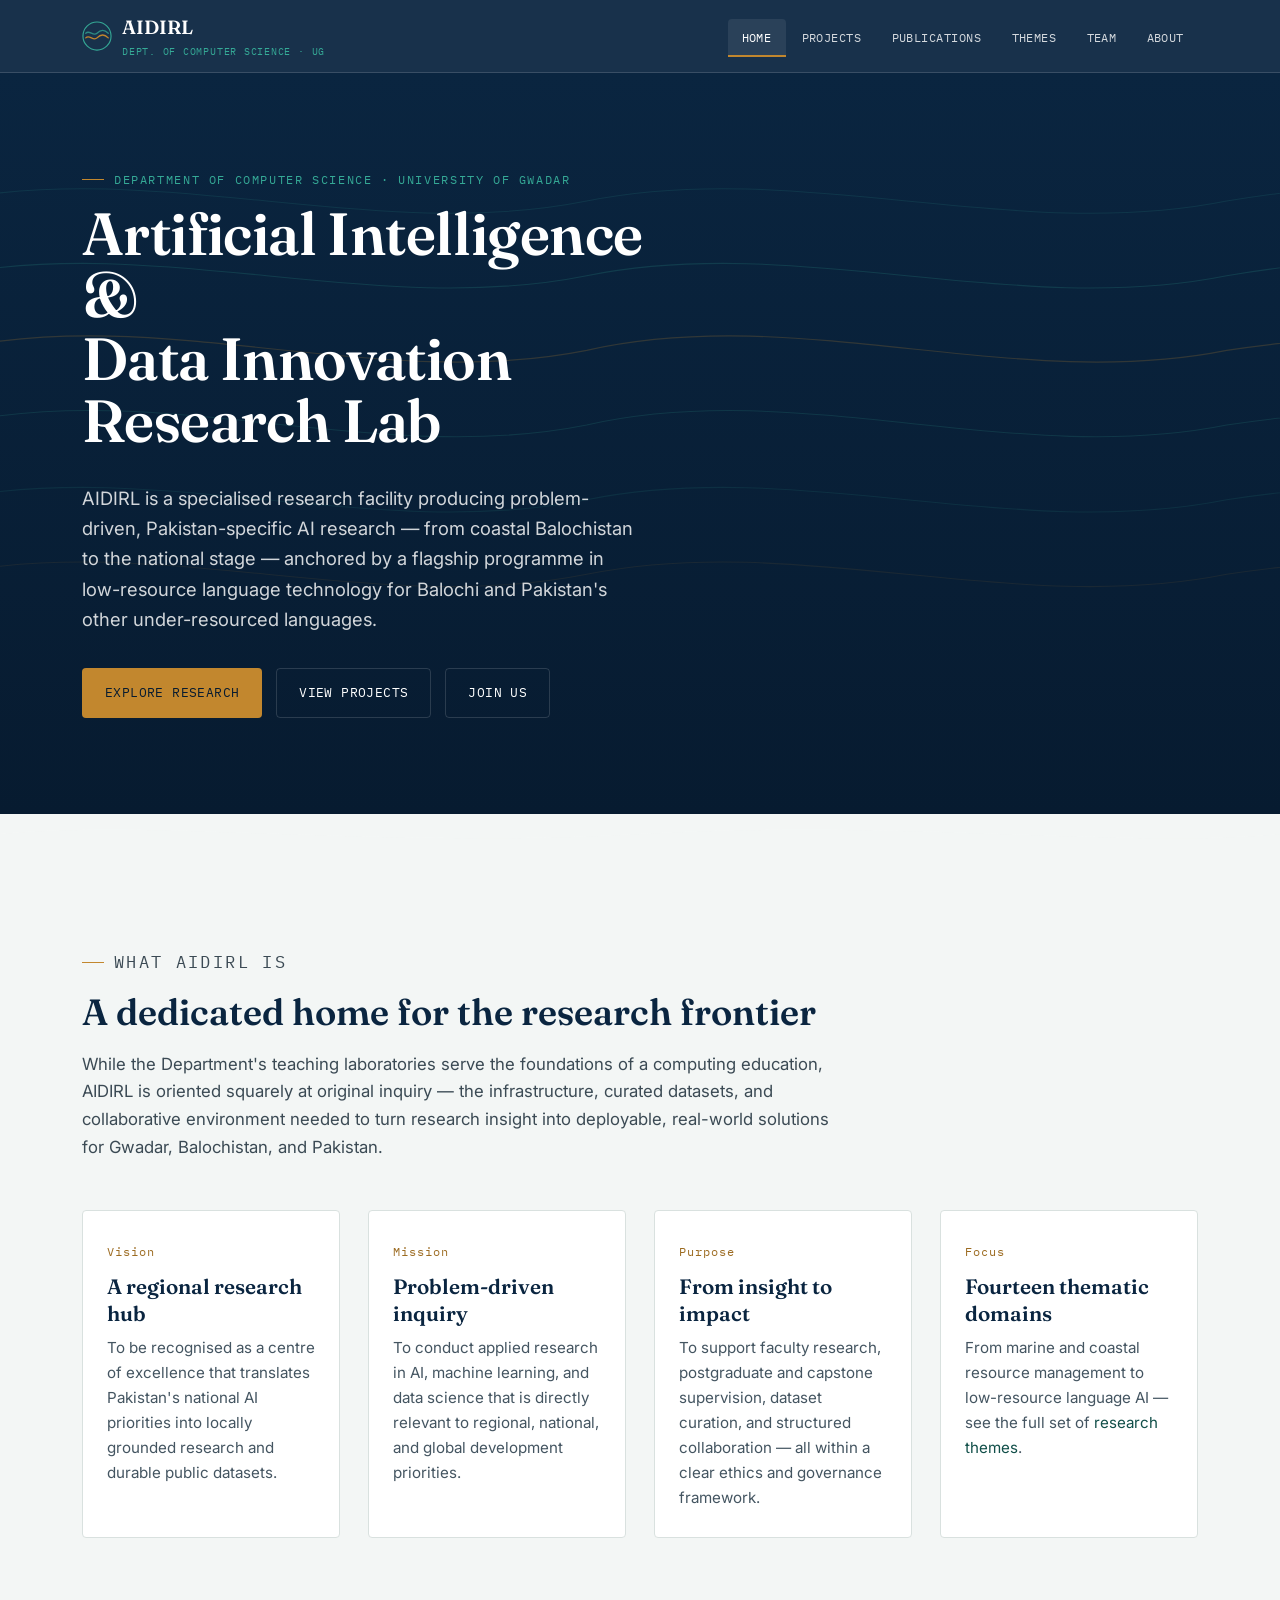
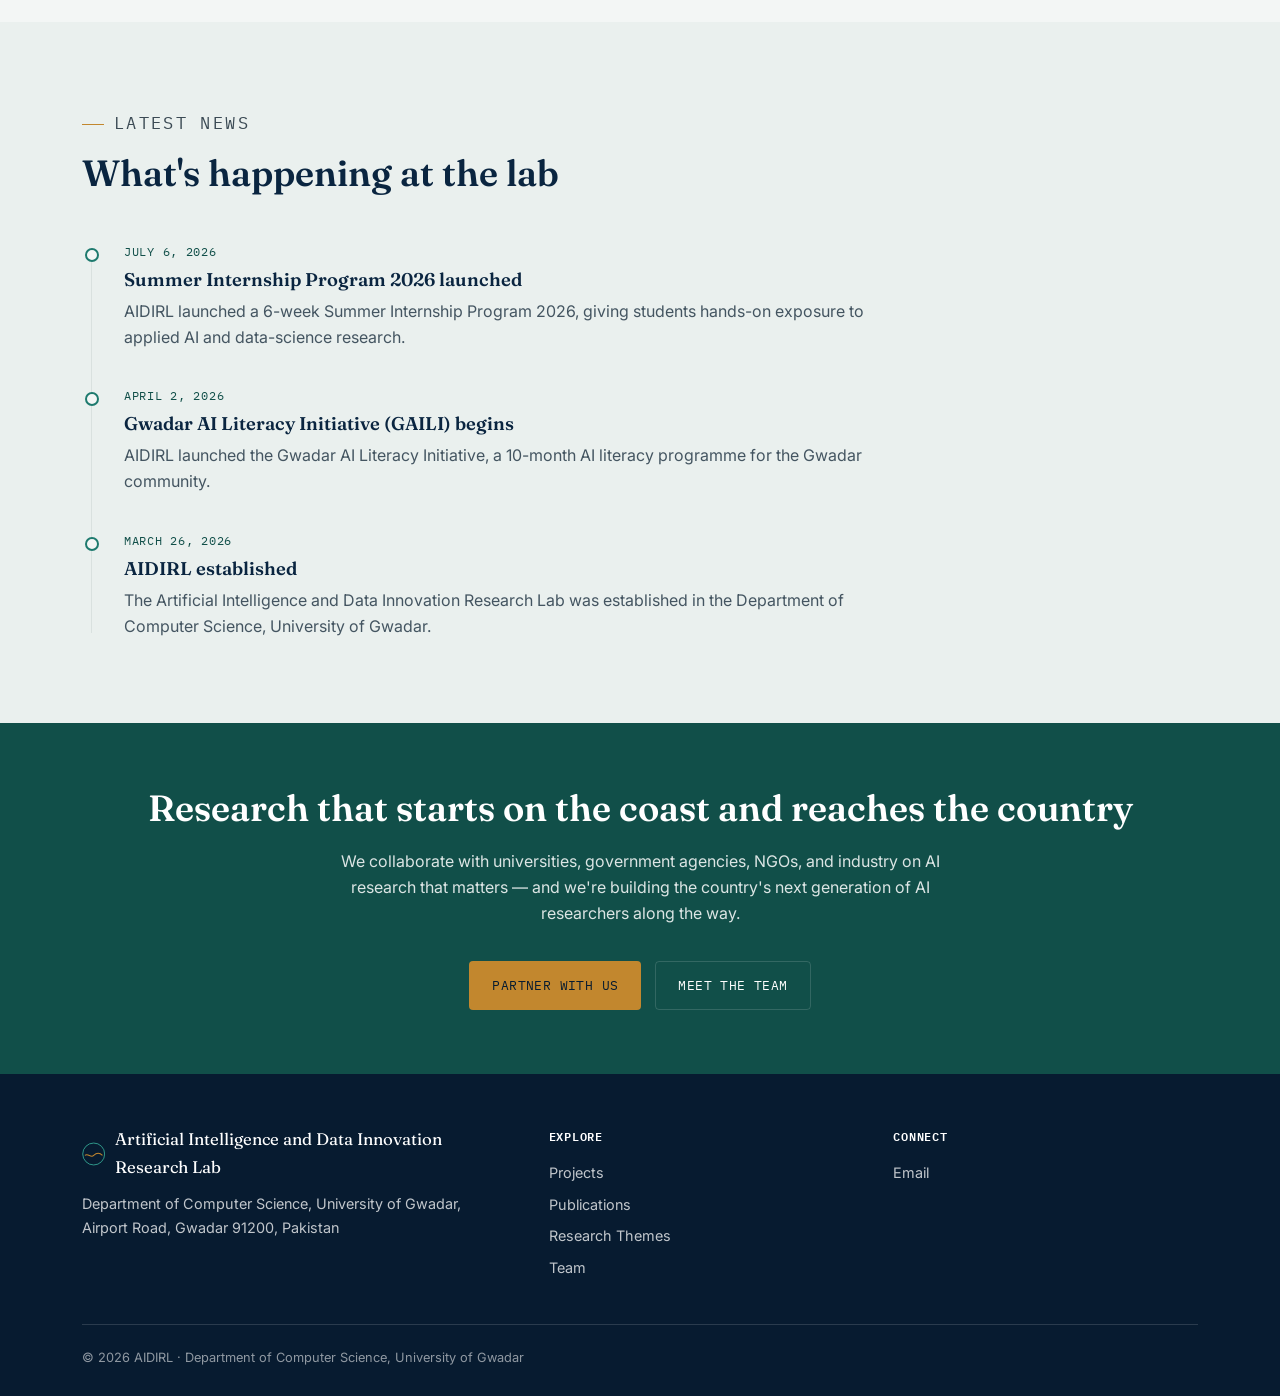
<file: index.html>
<!DOCTYPE html>
<html lang="en">
<head>
<meta charset="UTF-8">
<meta name="viewport" content="width=device-width, initial-scale=1.0">
<title>AIDIRL — Artificial Intelligence and Data Innovation Research Lab | University of Gwadar</title>
<meta name="description" content="AIDIRL is the research lab of the Department of Computer Science, University of Gwadar, advancing AI and data science for Pakistan — with a flagship programme in low-resource language technology.">
<link rel="icon" href="data:image/svg+xml,%3Csvg xmlns='http://www.w3.org/2000/svg' viewBox='0 0 32 32'%3E%3Ccircle cx='16' cy='16' r='15' fill='%230A2540'/%3E%3Cpath d='M4 19c4-4 8 4 12 0s8-4 12 0' stroke='%23C2872E' stroke-width='1.6' fill='none'/%3E%3Cpath d='M4 13c4-4 8 4 12 0s8-4 12 0' stroke='%2335A996' stroke-width='1.6' fill='none'/%3E%3C/svg%3E">
<link rel="preconnect" href="https://fonts.googleapis.com">
<link rel="preconnect" href="https://fonts.gstatic.com" crossorigin>
<link href="https://fonts.googleapis.com/css2?family=Fraunces:opsz,wght@9..144,500;9..144,600;9..144,700&family=Inter:wght@400;500;600&family=IBM+Plex+Mono:wght@400;500&display=swap" rel="stylesheet">
<link rel="stylesheet" href="css/style.css">
</head>
<body>

<header class="site-header">
  <div class="nav-wrap">
    <a class="brand" href="index.html">
      <svg class="mark" viewBox="0 0 32 32" fill="none" xmlns="http://www.w3.org/2000/svg" aria-hidden="true">
        <circle cx="16" cy="16" r="15" stroke="#35A996" stroke-width="1.2"/>
        <path d="M4 18c4-4 8 4 12 0s8-4 12 0" stroke="#C2872E" stroke-width="1.4" stroke-linecap="round" fill="none"/>
        <path d="M4 13c4-4 8 4 12 0s8-4 12 0" stroke="#35A996" stroke-width="1.4" stroke-linecap="round" fill="none" opacity="0.75"/>
      </svg>
      <span>AIDIRL<br><small>Dept. of Computer Science · UG</small></span>
    </a>
    <button class="nav-toggle" aria-label="Toggle navigation" aria-expanded="false">
      <svg viewBox="0 0 24 24" fill="none" stroke="currentColor" stroke-width="2"><path d="M3 6h18M3 12h18M3 18h18"/></svg>
    </button>
    <ul class="nav-links">
      <li><a href="index.html" aria-current="page">Home</a></li>
      <li><a href="projects.html">Projects</a></li>
      <li><a href="publications.html">Publications</a></li>
      <li><a href="themes.html">Themes</a></li>
      <li><a href="team.html">Team</a></li>
      <li><a href="about.html">About</a></li>
    </ul>
  </div>
</header>

<section class="hero">
  <svg class="hero-contours" viewBox="0 0 1200 560" preserveAspectRatio="none" xmlns="http://www.w3.org/2000/svg" aria-hidden="true">
    <path d="M-50,120 C150,80 350,160 550,120 C750,80 950,160 1150,120 C1300,95 1350,110 1400,120" stroke="#35A996" stroke-width="1" fill="none" opacity="0.25"/>
    <path d="M-50,190 C150,150 350,230 550,190 C750,150 950,230 1150,190 C1300,165 1350,180 1400,190" stroke="#35A996" stroke-width="1" fill="none" opacity="0.35"/>
    <path d="M-50,260 C150,215 350,300 550,260 C750,215 950,300 1150,260 C1300,238 1350,250 1400,260" stroke="#C2872E" stroke-width="1.1" fill="none" opacity="0.4"/>
    <path d="M-50,330 C150,285 350,370 550,330 C750,285 950,370 1150,330 C1300,308 1350,320 1400,330" stroke="#35A996" stroke-width="1" fill="none" opacity="0.3"/>
    <path d="M-50,400 C150,360 350,440 550,400 C750,360 950,440 1150,400 C1300,378 1350,390 1400,400" stroke="#35A996" stroke-width="1" fill="none" opacity="0.22"/>
    <path d="M-50,470 C150,430 350,510 550,470 C750,430 950,510 1150,470 C1300,448 1350,460 1400,470" stroke="#C2872E" stroke-width="1" fill="none" opacity="0.18"/>
  </svg>
  <div class="container">
    <div class="hero-grid">
      <div class="hero-copy">
        <p class="eyebrow on-dark">Department of Computer Science · University of Gwadar</p>
        <h1>Artificial Intelligence &amp;<br>Data Innovation Research Lab</h1>
        <p class="lede">AIDIRL is a specialised research facility producing problem-driven, Pakistan-specific AI research — from coastal Balochistan to the national stage — anchored by a flagship programme in low-resource language technology for Balochi and Pakistan's other under-resourced languages.</p>
        <div class="btn-row">
          <a class="btn btn-primary" href="themes.html">Explore Research</a>
          <a class="btn btn-outline" href="projects.html">View Projects</a>
          <a class="btn btn-outline" href="about.html#collaborate">Join Us</a>
        </div>
      </div>
    </div>
  </div>
</section>

<svg class="section-divider" viewBox="0 0 1200 46" preserveAspectRatio="none" xmlns="http://www.w3.org/2000/svg" aria-hidden="true">
  <path d="M0,20 C150,5 350,35 600,20 C850,5 1050,35 1200,20 L1200,46 L0,46 Z" fill="#F3F6F5"/>
</svg>

<section>
  <div class="container">
    <div class="section-head reveal">
      <p class="eyebrow">What AIDIRL Is</p>
      <h2>A dedicated home for the research frontier</h2>
      <p>While the Department's teaching laboratories serve the foundations of a computing education, AIDIRL is oriented squarely at original inquiry — the infrastructure, curated datasets, and collaborative environment needed to turn research insight into deployable, real-world solutions for Gwadar, Balochistan, and Pakistan.</p>
    </div>
    <div class="intro-grid">
      <div class="intro-card reveal">
        <span class="num">Vision</span>
        <h3>A regional research hub</h3>
        <p>To be recognised as a centre of excellence that translates Pakistan's national AI priorities into locally grounded research and durable public datasets.</p>
      </div>
      <div class="intro-card reveal">
        <span class="num">Mission</span>
        <h3>Problem-driven inquiry</h3>
        <p>To conduct applied research in AI, machine learning, and data science that is directly relevant to regional, national, and global development priorities.</p>
      </div>
      <div class="intro-card reveal">
        <span class="num">Purpose</span>
        <h3>From insight to impact</h3>
        <p>To support faculty research, postgraduate and capstone supervision, dataset curation, and structured collaboration — all within a clear ethics and governance framework.</p>
      </div>
      <div class="intro-card reveal">
        <span class="num">Focus</span>
        <h3>Fourteen thematic domains</h3>
        <p>From marine and coastal resource management to low-resource language AI — see the full set of <a href="themes.html">research themes</a>.</p>
      </div>
    </div>
  </div>
</section>

<section class="alt">
  <div class="container">
    <div class="section-head reveal">
      <p class="eyebrow">Latest News</p>
      <h2>What's happening at the lab</h2>
    </div>
    <div class="timeline">
      <div class="timeline-item reveal">
        <span class="date">July 6, 2026</span>
        <h3>Summer Internship Program 2026 launched</h3>
        <p>AIDIRL launched a 6-week Summer Internship Program 2026, giving students hands-on exposure to applied AI and data-science research.</p>
      </div>
      <div class="timeline-item reveal">
        <span class="date">April 2, 2026</span>
        <h3>Gwadar AI Literacy Initiative (GAILI) begins</h3>
        <p>AIDIRL launched the Gwadar AI Literacy Initiative, a 10-month AI literacy programme for the Gwadar community.</p>
      </div>
      <div class="timeline-item reveal">
        <span class="date">March 26, 2026</span>
        <h3>AIDIRL established</h3>
        <p>The Artificial Intelligence and Data Innovation Research Lab was established in the Department of Computer Science, University of Gwadar.</p>
      </div>
    </div>
  </div>
</section>

<section class="cta-band">
  <div class="container reveal">
    <h2>Research that starts on the coast and reaches the country</h2>
    <p>We collaborate with universities, government agencies, NGOs, and industry on AI research that matters — and we're building the country's next generation of AI researchers along the way.</p>
    <div class="btn-row">
      <a class="btn btn-primary" href="about.html#collaborate">Partner with us</a>
      <a class="btn btn-outline" href="team.html">Meet the team</a>
    </div>
  </div>
</section>

<footer class="site-footer">
  <div class="container">
    <div class="footer-grid">
      <div class="footer-brand">
        <div class="footer-brand-row">
          <svg class="mark" viewBox="0 0 32 32" fill="none" xmlns="http://www.w3.org/2000/svg" aria-hidden="true">
            <circle cx="16" cy="16" r="15" stroke="#35A996" stroke-width="1.2"/>
            <path d="M4 18c4-4 8 4 12 0s8-4 12 0" stroke="#C2872E" stroke-width="1.4" fill="none"/>
          </svg>
          Artificial Intelligence and Data Innovation Research Lab
        </div>
        <p>Department of Computer Science, University of Gwadar, Airport Road, Gwadar 91200, Pakistan</p>
      </div>
      <div>
        <h4>Explore</h4>
        <ul>
          <li><a href="projects.html">Projects</a></li>
          <li><a href="publications.html">Publications</a></li>
          <li><a href="themes.html">Research Themes</a></li>
          <li><a href="team.html">Team</a></li>
        </ul>
      </div>
      <div>
        <h4>Connect</h4>
        <ul>
          <li><a href="mailto:aidirl@ug.edu.pk">Email</a></li>
        </ul>
      </div>
    </div>
    <div class="footer-bottom">
      <span>© 2026 AIDIRL · Department of Computer Science, University of Gwadar</span>
    </div>
  </div>
</footer>

<button class="back-to-top" aria-label="Back to top">
  <svg viewBox="0 0 24 24" fill="none" stroke="currentColor" stroke-width="2"><path d="M12 19V5M5 12l7-7 7 7"/></svg>
</button>

<script src="js/main.js"></script>
</body>
</html>
</file>
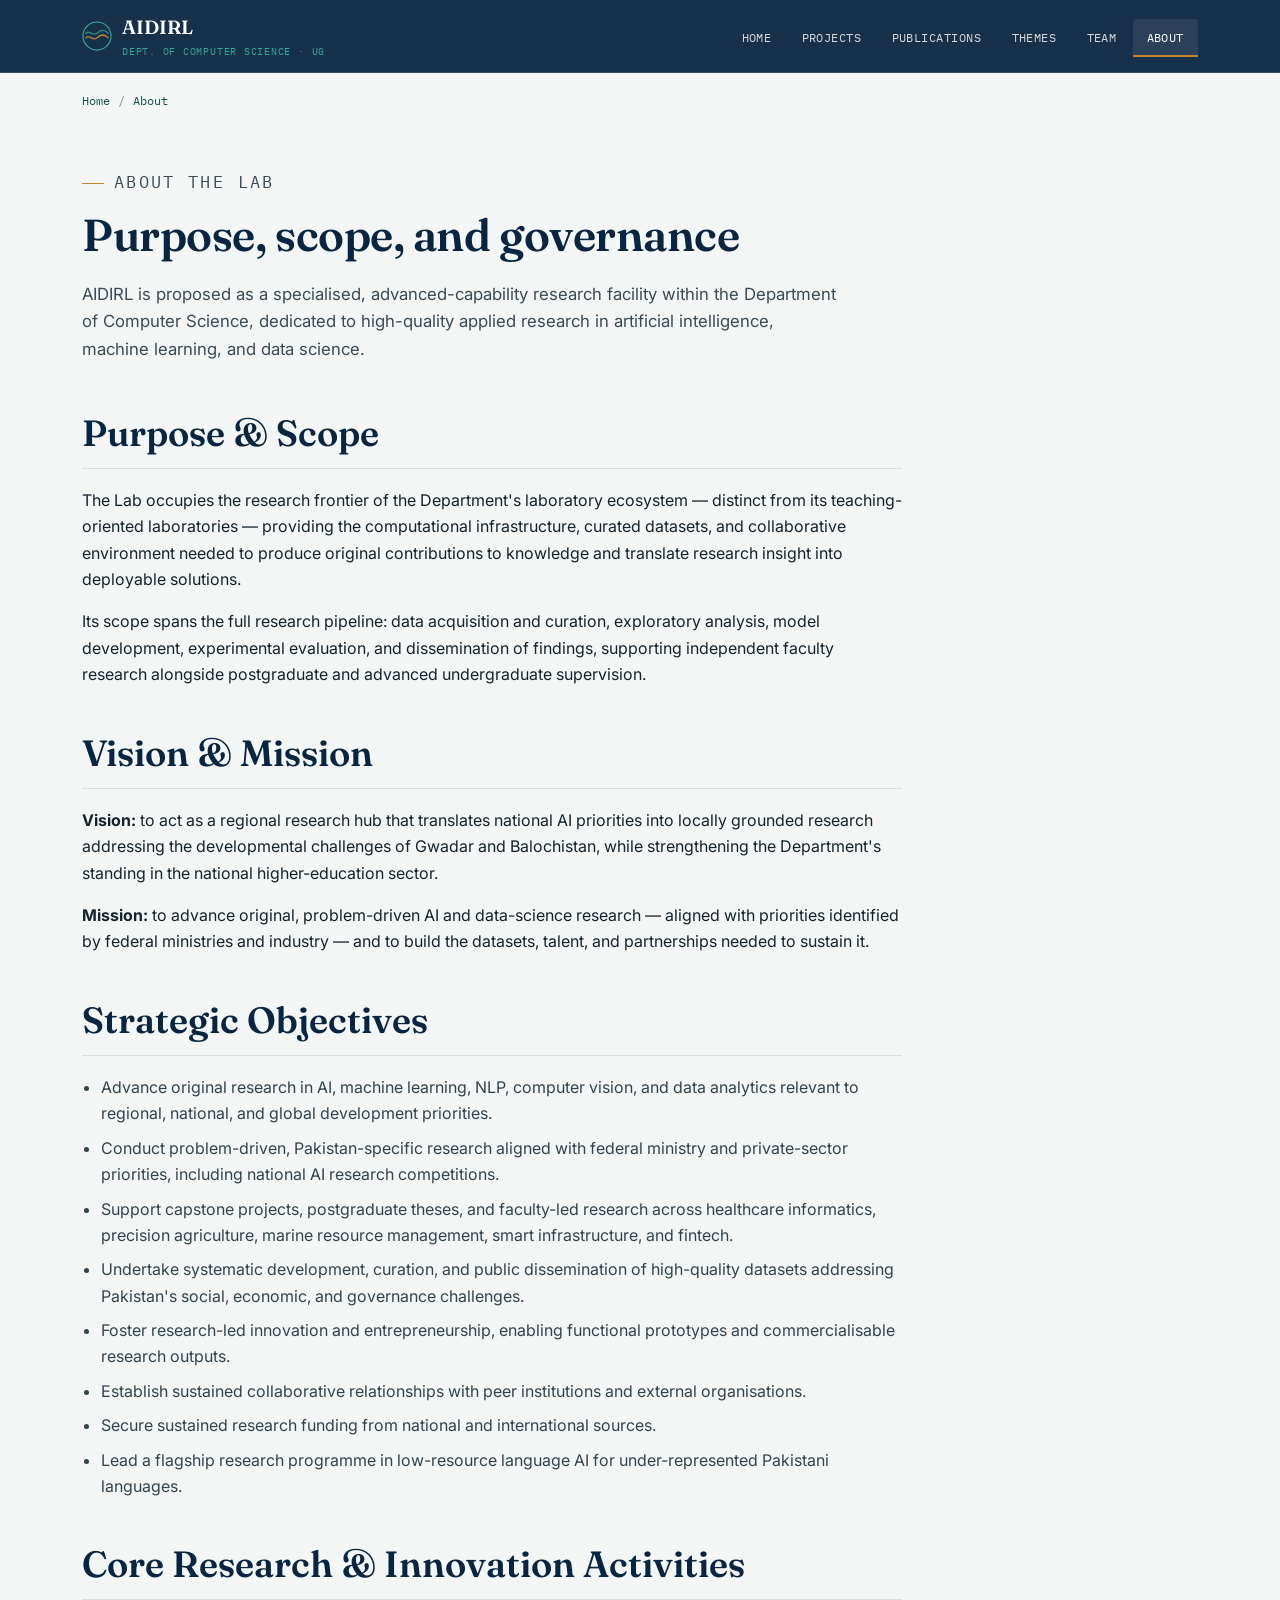
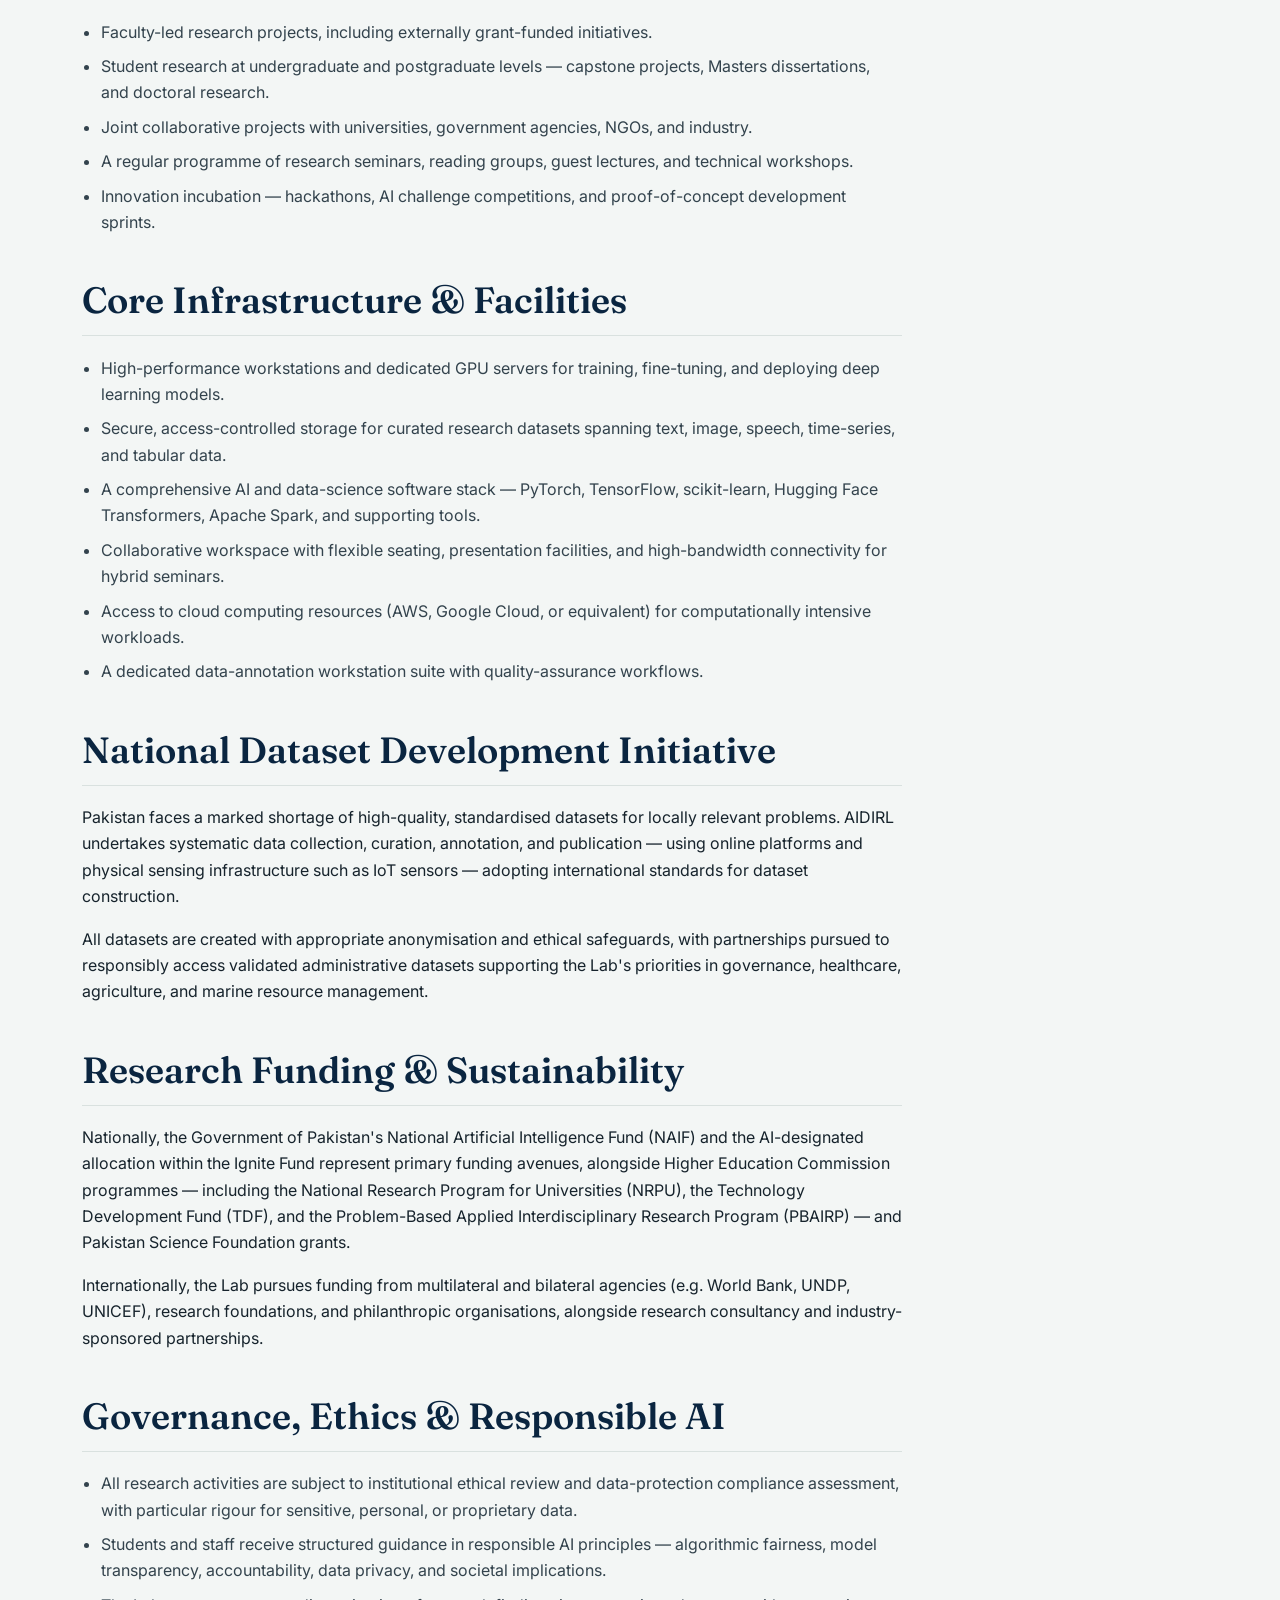
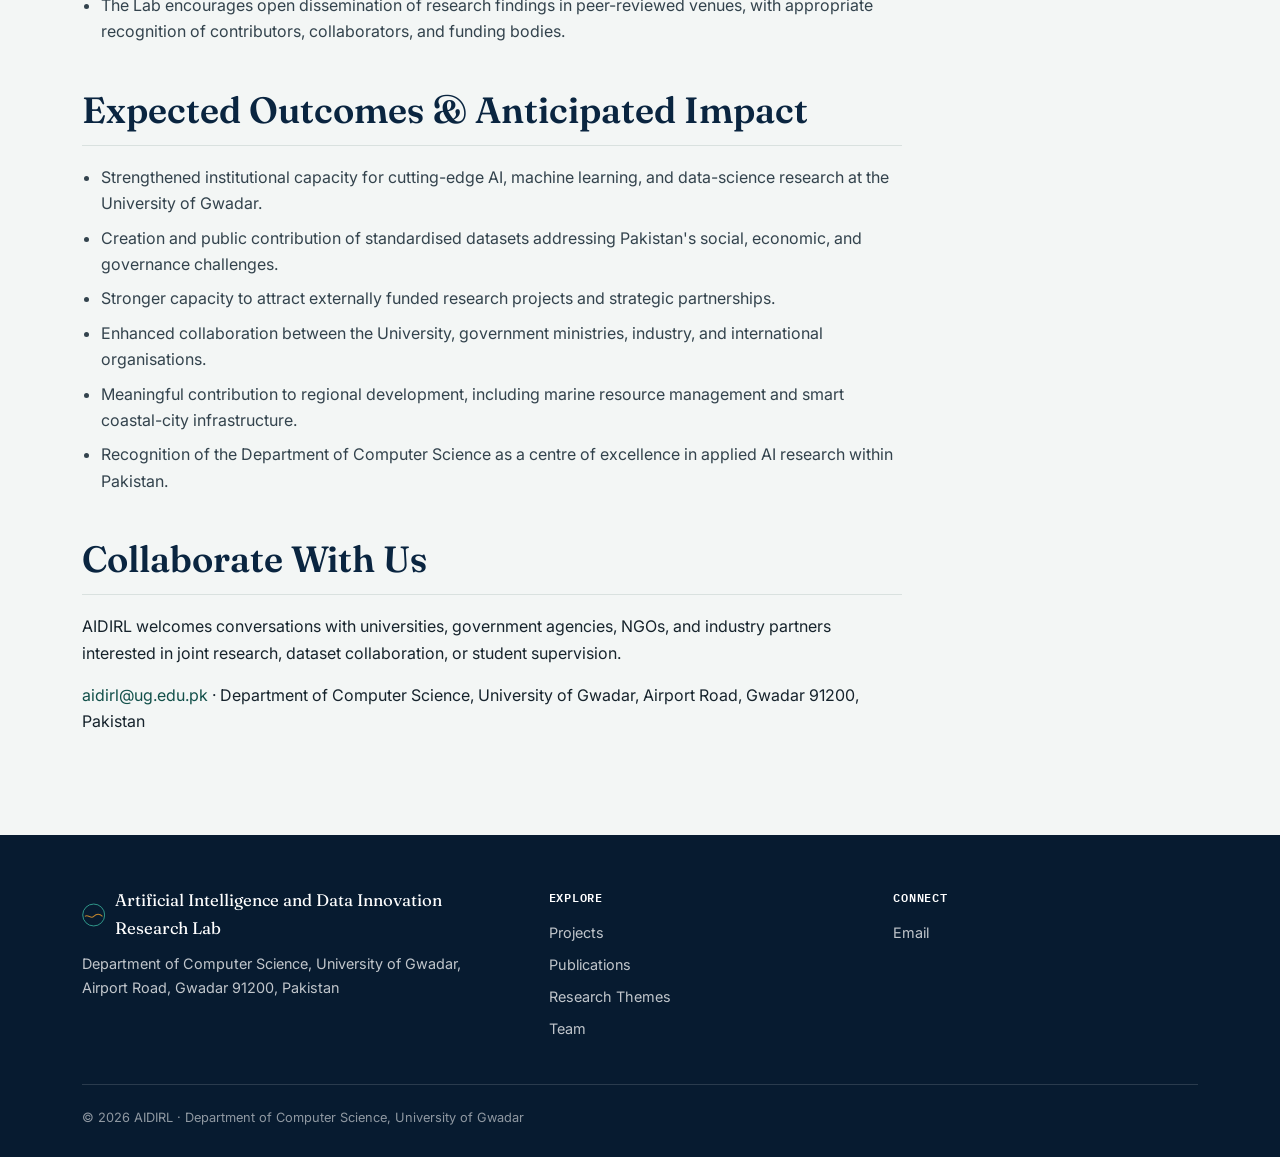
<file: about.html>
<!DOCTYPE html>
<html lang="en">
<head>
<meta charset="UTF-8">
<meta name="viewport" content="width=device-width, initial-scale=1.0">
<title>About — AIDIRL, University of Gwadar</title>
<meta name="description" content="AIDIRL's purpose, scope, strategic objectives, infrastructure, governance, and expected impact — the Artificial Intelligence and Data Innovation Research Lab, University of Gwadar.">
<link rel="icon" href="data:image/svg+xml,%3Csvg xmlns='http://www.w3.org/2000/svg' viewBox='0 0 32 32'%3E%3Ccircle cx='16' cy='16' r='15' fill='%230A2540'/%3E%3Cpath d='M4 19c4-4 8 4 12 0s8-4 12 0' stroke='%23C2872E' stroke-width='1.6' fill='none'/%3E%3Cpath d='M4 13c4-4 8 4 12 0s8-4 12 0' stroke='%2335A996' stroke-width='1.6' fill='none'/%3E%3C/svg%3E">
<link rel="preconnect" href="https://fonts.googleapis.com">
<link rel="preconnect" href="https://fonts.gstatic.com" crossorigin>
<link href="https://fonts.googleapis.com/css2?family=Fraunces:opsz,wght@9..144,500;9..144,600;9..144,700&family=Inter:wght@400;500;600&family=IBM+Plex+Mono:wght@400;500&display=swap" rel="stylesheet">
<link rel="stylesheet" href="css/style.css">
</head>
<body>

<header class="site-header">
  <div class="nav-wrap">
    <a class="brand" href="index.html">
      <svg class="mark" viewBox="0 0 32 32" fill="none" xmlns="http://www.w3.org/2000/svg" aria-hidden="true">
        <circle cx="16" cy="16" r="15" stroke="#35A996" stroke-width="1.2"/>
        <path d="M4 18c4-4 8 4 12 0s8-4 12 0" stroke="#C2872E" stroke-width="1.4" stroke-linecap="round" fill="none"/>
        <path d="M4 13c4-4 8 4 12 0s8-4 12 0" stroke="#35A996" stroke-width="1.4" stroke-linecap="round" fill="none" opacity="0.75"/>
      </svg>
      <span>AIDIRL<br><small>Dept. of Computer Science · UG</small></span>
    </a>
    <button class="nav-toggle" aria-label="Toggle navigation" aria-expanded="false">
      <svg viewBox="0 0 24 24" fill="none" stroke="currentColor" stroke-width="2"><path d="M3 6h18M3 12h18M3 18h18"/></svg>
    </button>
    <ul class="nav-links">
      <li><a href="index.html">Home</a></li>
      <li><a href="projects.html">Projects</a></li>
      <li><a href="publications.html">Publications</a></li>
      <li><a href="themes.html">Themes</a></li>
      <li><a href="team.html">Team</a></li>
      <li><a href="about.html" aria-current="page">About</a></li>
    </ul>
  </div>
</header>

<div class="container">
  <p class="breadcrumbs"><a href="index.html">Home</a><span>/</span>About</p>
</div>

<section style="padding-top:24px;">
  <div class="container">
    <div class="section-head reveal">
      <p class="eyebrow">About the Lab</p>
      <h1 style="font-size:clamp(2rem,2.4vw + 1rem,2.8rem);">Purpose, scope, and governance</h1>
      <p>AIDIRL is proposed as a specialised, advanced-capability research facility within the Department of Computer Science, dedicated to high-quality applied research in artificial intelligence, machine learning, and data science.</p>
    </div>

    <div class="about-section reveal">
      <h2>Purpose &amp; Scope</h2>
      <p>The Lab occupies the research frontier of the Department's laboratory ecosystem — distinct from its teaching-oriented laboratories — providing the computational infrastructure, curated datasets, and collaborative environment needed to produce original contributions to knowledge and translate research insight into deployable solutions.</p>
      <p>Its scope spans the full research pipeline: data acquisition and curation, exploratory analysis, model development, experimental evaluation, and dissemination of findings, supporting independent faculty research alongside postgraduate and advanced undergraduate supervision.</p>
    </div>

    <div class="about-section reveal">
      <h2>Vision &amp; Mission</h2>
      <p><strong>Vision:</strong> to act as a regional research hub that translates national AI priorities into locally grounded research addressing the developmental challenges of Gwadar and Balochistan, while strengthening the Department's standing in the national higher-education sector.</p>
      <p><strong>Mission:</strong> to advance original, problem-driven AI and data-science research — aligned with priorities identified by federal ministries and industry — and to build the datasets, talent, and partnerships needed to sustain it.</p>
    </div>

    <div class="about-section reveal">
      <h2>Strategic Objectives</h2>
      <ul class="about-list">
        <li>Advance original research in AI, machine learning, NLP, computer vision, and data analytics relevant to regional, national, and global development priorities.</li>
        <li>Conduct problem-driven, Pakistan-specific research aligned with federal ministry and private-sector priorities, including national AI research competitions.</li>
        <li>Support capstone projects, postgraduate theses, and faculty-led research across healthcare informatics, precision agriculture, marine resource management, smart infrastructure, and fintech.</li>
        <li>Undertake systematic development, curation, and public dissemination of high-quality datasets addressing Pakistan's social, economic, and governance challenges.</li>
        <li>Foster research-led innovation and entrepreneurship, enabling functional prototypes and commercialisable research outputs.</li>
        <li>Establish sustained collaborative relationships with peer institutions and external organisations.</li>
        <li>Secure sustained research funding from national and international sources.</li>
        <li>Lead a flagship research programme in low-resource language AI for under-represented Pakistani languages.</li>
      </ul>
    </div>

    <div class="about-section reveal">
      <h2>Core Research &amp; Innovation Activities</h2>
      <ul class="about-list">
        <li>Faculty-led research projects, including externally grant-funded initiatives.</li>
        <li>Student research at undergraduate and postgraduate levels — capstone projects, Masters dissertations, and doctoral research.</li>
        <li>Joint collaborative projects with universities, government agencies, NGOs, and industry.</li>
        <li>A regular programme of research seminars, reading groups, guest lectures, and technical workshops.</li>
        <li>Innovation incubation — hackathons, AI challenge competitions, and proof-of-concept development sprints.</li>
      </ul>
    </div>

    <div class="about-section reveal">
      <h2>Core Infrastructure &amp; Facilities</h2>
      <ul class="about-list">
        <li>High-performance workstations and dedicated GPU servers for training, fine-tuning, and deploying deep learning models.</li>
        <li>Secure, access-controlled storage for curated research datasets spanning text, image, speech, time-series, and tabular data.</li>
        <li>A comprehensive AI and data-science software stack — PyTorch, TensorFlow, scikit-learn, Hugging Face Transformers, Apache Spark, and supporting tools.</li>
        <li>Collaborative workspace with flexible seating, presentation facilities, and high-bandwidth connectivity for hybrid seminars.</li>
        <li>Access to cloud computing resources (AWS, Google Cloud, or equivalent) for computationally intensive workloads.</li>
        <li>A dedicated data-annotation workstation suite with quality-assurance workflows.</li>
      </ul>
    </div>

    <div class="about-section reveal">
      <h2>National Dataset Development Initiative</h2>
      <p>Pakistan faces a marked shortage of high-quality, standardised datasets for locally relevant problems. AIDIRL undertakes systematic data collection, curation, annotation, and publication — using online platforms and physical sensing infrastructure such as IoT sensors — adopting international standards for dataset construction.</p>
      <p>All datasets are created with appropriate anonymisation and ethical safeguards, with partnerships pursued to responsibly access validated administrative datasets supporting the Lab's priorities in governance, healthcare, agriculture, and marine resource management.</p>
    </div>

    <div class="about-section reveal">
      <h2>Research Funding &amp; Sustainability</h2>
      <p>Nationally, the Government of Pakistan's National Artificial Intelligence Fund (NAIF) and the AI-designated allocation within the Ignite Fund represent primary funding avenues, alongside Higher Education Commission programmes — including the National Research Program for Universities (NRPU), the Technology Development Fund (TDF), and the Problem-Based Applied Interdisciplinary Research Program (PBAIRP) — and Pakistan Science Foundation grants.</p>
      <p>Internationally, the Lab pursues funding from multilateral and bilateral agencies (e.g. World Bank, UNDP, UNICEF), research foundations, and philanthropic organisations, alongside research consultancy and industry-sponsored partnerships.</p>
    </div>

    <div class="about-section reveal">
      <h2>Governance, Ethics &amp; Responsible AI</h2>
      <ul class="about-list">
        <li>All research activities are subject to institutional ethical review and data-protection compliance assessment, with particular rigour for sensitive, personal, or proprietary data.</li>
        <li>Students and staff receive structured guidance in responsible AI principles — algorithmic fairness, model transparency, accountability, data privacy, and societal implications.</li>
        <li>The Lab encourages open dissemination of research findings in peer-reviewed venues, with appropriate recognition of contributors, collaborators, and funding bodies.</li>
      </ul>
    </div>

    <div class="about-section reveal">
      <h2>Expected Outcomes &amp; Anticipated Impact</h2>
      <ul class="about-list">
        <li>Strengthened institutional capacity for cutting-edge AI, machine learning, and data-science research at the University of Gwadar.</li>
        <li>Creation and public contribution of standardised datasets addressing Pakistan's social, economic, and governance challenges.</li>
        <li>Stronger capacity to attract externally funded research projects and strategic partnerships.</li>
        <li>Enhanced collaboration between the University, government ministries, industry, and international organisations.</li>
        <li>Meaningful contribution to regional development, including marine resource management and smart coastal-city infrastructure.</li>
        <li>Recognition of the Department of Computer Science as a centre of excellence in applied AI research within Pakistan.</li>
      </ul>
    </div>

    <div class="about-section reveal" id="collaborate">
      <h2>Collaborate With Us</h2>
      <p>AIDIRL welcomes conversations with universities, government agencies, NGOs, and industry partners interested in joint research, dataset collaboration, or student supervision.</p>
      <p><a href="mailto:aidirl@ug.edu.pk">aidirl@ug.edu.pk</a> · Department of Computer Science, University of Gwadar, Airport Road, Gwadar 91200, Pakistan</p>
    </div>

  </div>
</section>

<footer class="site-footer">
  <div class="container">
    <div class="footer-grid">
      <div class="footer-brand">
        <div class="footer-brand-row">
          <svg class="mark" viewBox="0 0 32 32" fill="none" xmlns="http://www.w3.org/2000/svg" aria-hidden="true">
            <circle cx="16" cy="16" r="15" stroke="#35A996" stroke-width="1.2"/>
            <path d="M4 18c4-4 8 4 12 0s8-4 12 0" stroke="#C2872E" stroke-width="1.4" fill="none"/>
          </svg>
          Artificial Intelligence and Data Innovation Research Lab
        </div>
        <p>Department of Computer Science, University of Gwadar, Airport Road, Gwadar 91200, Pakistan</p>
      </div>
      <div>
        <h4>Explore</h4>
        <ul>
          <li><a href="projects.html">Projects</a></li>
          <li><a href="publications.html">Publications</a></li>
          <li><a href="themes.html">Research Themes</a></li>
          <li><a href="team.html">Team</a></li>
        </ul>
      </div>
      <div>
        <h4>Connect</h4>
        <ul>
          <li><a href="mailto:aidirl@ug.edu.pk">Email</a></li>
        </ul>
      </div>
    </div>
    <div class="footer-bottom">
      <span>© 2026 AIDIRL · Department of Computer Science, University of Gwadar</span>
    </div>
  </div>
</footer>

<button class="back-to-top" aria-label="Back to top">
  <svg viewBox="0 0 24 24" fill="none" stroke="currentColor" stroke-width="2"><path d="M12 19V5M5 12l7-7 7 7"/></svg>
</button>

<script src="js/main.js"></script>
</body>
</html>
</file>
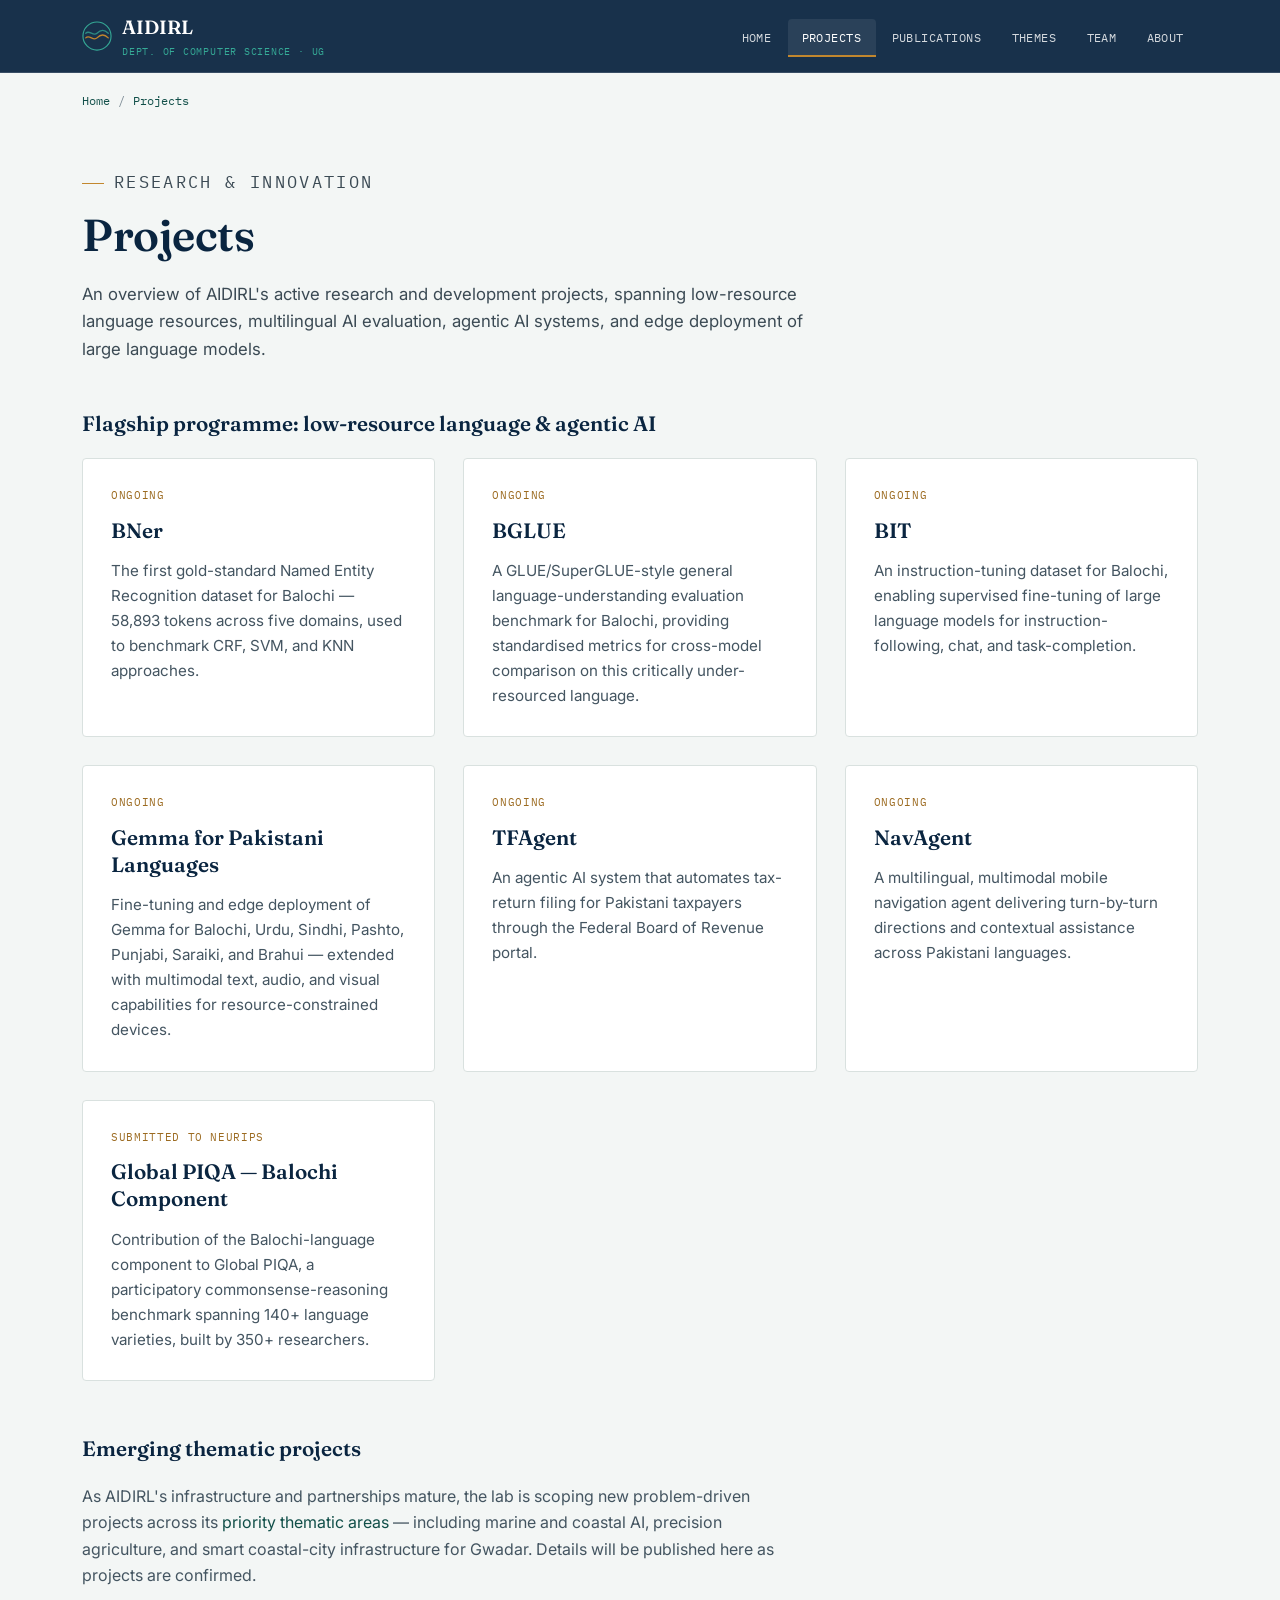
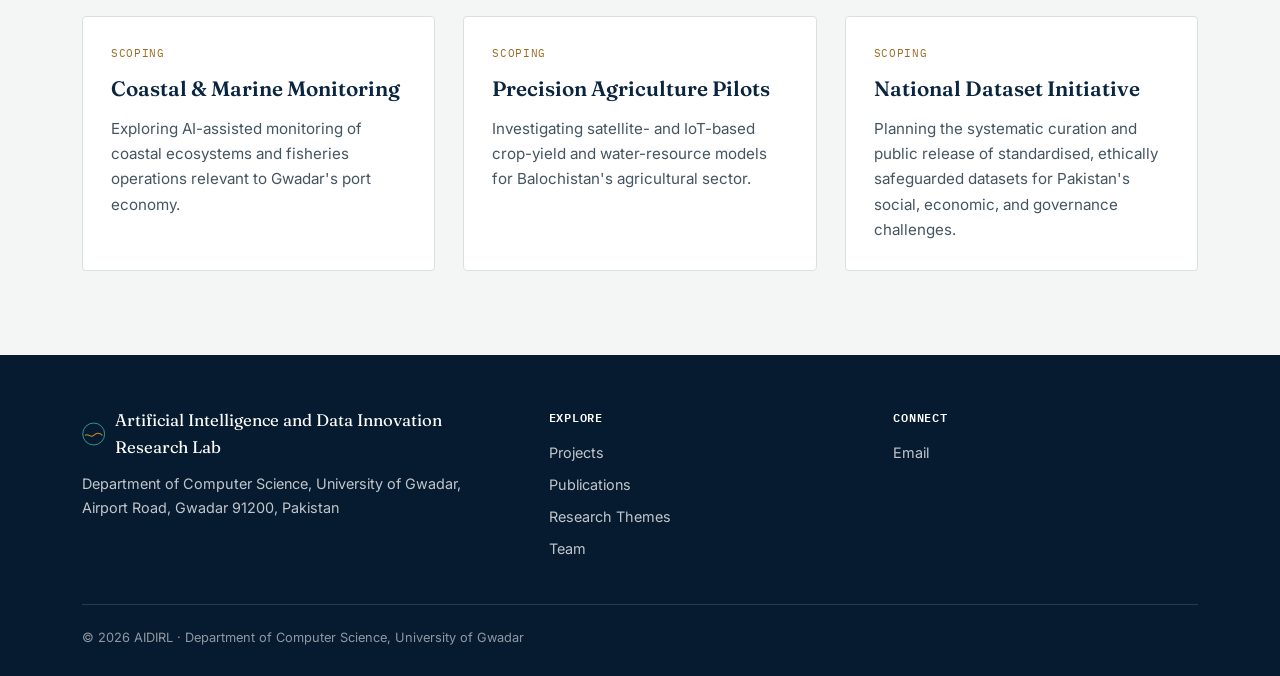
<file: projects.html>
<!DOCTYPE html>
<html lang="en">
<head>
<meta charset="UTF-8">
<meta name="viewport" content="width=device-width, initial-scale=1.0">
<title>Projects — AIDIRL, University of Gwadar</title>
<meta name="description" content="Current research projects at AIDIRL — Balochi NLP benchmarks, instruction-tuning datasets, multilingual AI agents, and edge deployment of large language models.">
<link rel="icon" href="data:image/svg+xml,%3Csvg xmlns='http://www.w3.org/2000/svg' viewBox='0 0 32 32'%3E%3Ccircle cx='16' cy='16' r='15' fill='%230A2540'/%3E%3Cpath d='M4 19c4-4 8 4 12 0s8-4 12 0' stroke='%23C2872E' stroke-width='1.6' fill='none'/%3E%3Cpath d='M4 13c4-4 8 4 12 0s8-4 12 0' stroke='%2335A996' stroke-width='1.6' fill='none'/%3E%3C/svg%3E">
<link rel="preconnect" href="https://fonts.googleapis.com">
<link rel="preconnect" href="https://fonts.gstatic.com" crossorigin>
<link href="https://fonts.googleapis.com/css2?family=Fraunces:opsz,wght@9..144,500;9..144,600;9..144,700&family=Inter:wght@400;500;600&family=IBM+Plex+Mono:wght@400;500&display=swap" rel="stylesheet">
<link rel="stylesheet" href="css/style.css">
</head>
<body>

<header class="site-header">
  <div class="nav-wrap">
    <a class="brand" href="index.html">
      <svg class="mark" viewBox="0 0 32 32" fill="none" xmlns="http://www.w3.org/2000/svg" aria-hidden="true">
        <circle cx="16" cy="16" r="15" stroke="#35A996" stroke-width="1.2"/>
        <path d="M4 18c4-4 8 4 12 0s8-4 12 0" stroke="#C2872E" stroke-width="1.4" stroke-linecap="round" fill="none"/>
        <path d="M4 13c4-4 8 4 12 0s8-4 12 0" stroke="#35A996" stroke-width="1.4" stroke-linecap="round" fill="none" opacity="0.75"/>
      </svg>
      <span>AIDIRL<br><small>Dept. of Computer Science · UG</small></span>
    </a>
    <button class="nav-toggle" aria-label="Toggle navigation" aria-expanded="false">
      <svg viewBox="0 0 24 24" fill="none" stroke="currentColor" stroke-width="2"><path d="M3 6h18M3 12h18M3 18h18"/></svg>
    </button>
    <ul class="nav-links">
      <li><a href="index.html">Home</a></li>
      <li><a href="projects.html" aria-current="page">Projects</a></li>
      <li><a href="publications.html">Publications</a></li>
      <li><a href="themes.html">Themes</a></li>
      <li><a href="team.html">Team</a></li>
      <li><a href="about.html">About</a></li>
    </ul>
  </div>
</header>

<div class="container">
  <p class="breadcrumbs"><a href="index.html">Home</a><span>/</span>Projects</p>
</div>

<section style="padding-top:24px;">
  <div class="container">
    <div class="section-head reveal">
      <p class="eyebrow">Research &amp; Innovation</p>
      <h1 style="font-size:clamp(2rem,2.4vw + 1rem,2.8rem);">Projects</h1>
      <p>An overview of AIDIRL's active research and development projects, spanning low-resource language resources, multilingual AI evaluation, agentic AI systems, and edge deployment of large language models.</p>
    </div>

    <h2 style="font-size:1.3rem; margin-bottom:22px;">Flagship programme: low-resource language &amp; agentic AI</h2>
    <div class="card-grid">

      <div class="card project-card reveal">
        <span class="project-status">Ongoing</span>
        <h3>BNer</h3>
        <p>The first gold-standard Named Entity Recognition dataset for Balochi — 58,893 tokens across five domains, used to benchmark CRF, SVM, and KNN approaches.</p>
      </div>

      <div class="card project-card reveal">
        <span class="project-status">Ongoing</span>
        <h3>BGLUE</h3>
        <p>A GLUE/SuperGLUE-style general language-understanding evaluation benchmark for Balochi, providing standardised metrics for cross-model comparison on this critically under-resourced language.</p>
      </div>

      <div class="card project-card reveal">
        <span class="project-status">Ongoing</span>
        <h3>BIT</h3>
        <p>An instruction-tuning dataset for Balochi, enabling supervised fine-tuning of large language models for instruction-following, chat, and task-completion.</p>
      </div>

      <div class="card project-card reveal">
        <span class="project-status">Ongoing</span>
        <h3>Gemma for Pakistani Languages</h3>
        <p>Fine-tuning and edge deployment of Gemma for Balochi, Urdu, Sindhi, Pashto, Punjabi, Saraiki, and Brahui — extended with multimodal text, audio, and visual capabilities for resource-constrained devices.</p>
      </div>

      <div class="card project-card reveal">
        <span class="project-status">Ongoing</span>
        <h3>TFAgent</h3>
        <p>An agentic AI system that automates tax-return filing for Pakistani taxpayers through the Federal Board of Revenue portal.</p>
      </div>

      <div class="card project-card reveal">
        <span class="project-status">Ongoing</span>
        <h3>NavAgent</h3>
        <p>A multilingual, multimodal mobile navigation agent delivering turn-by-turn directions and contextual assistance across Pakistani languages.</p>
      </div>

      <div class="card project-card reveal">
        <span class="project-status">Submitted to NeurIPS</span>
        <h3>Global PIQA — Balochi Component</h3>
        <p>Contribution of the Balochi-language component to Global PIQA, a participatory commonsense-reasoning benchmark spanning 140+ language varieties, built by 350+ researchers.</p>
      </div>

    </div>

    <h2 style="font-size:1.3rem; margin:56px 0 22px;">Emerging thematic projects</h2>
    <p style="max-width:70ch; color:#445561; margin-bottom:28px;">As AIDIRL's infrastructure and partnerships mature, the lab is scoping new problem-driven projects across its <a href="themes.html">priority thematic areas</a> — including marine and coastal AI, precision agriculture, and smart coastal-city infrastructure for Gwadar. Details will be published here as projects are confirmed.</p>
    <div class="card-grid">
      <div class="card project-card reveal">
        <span class="project-status">Scoping</span>
        <h3>Coastal &amp; Marine Monitoring</h3>
        <p>Exploring AI-assisted monitoring of coastal ecosystems and fisheries operations relevant to Gwadar's port economy.</p>
      </div>
      <div class="card project-card reveal">
        <span class="project-status">Scoping</span>
        <h3>Precision Agriculture Pilots</h3>
        <p>Investigating satellite- and IoT-based crop-yield and water-resource models for Balochistan's agricultural sector.</p>
      </div>
      <div class="card project-card reveal">
        <span class="project-status">Scoping</span>
        <h3>National Dataset Initiative</h3>
        <p>Planning the systematic curation and public release of standardised, ethically safeguarded datasets for Pakistan's social, economic, and governance challenges.</p>
      </div>
    </div>
  </div>
</section>

<footer class="site-footer">
  <div class="container">
    <div class="footer-grid">
      <div class="footer-brand">
        <div class="footer-brand-row">
          <svg class="mark" viewBox="0 0 32 32" fill="none" xmlns="http://www.w3.org/2000/svg" aria-hidden="true">
            <circle cx="16" cy="16" r="15" stroke="#35A996" stroke-width="1.2"/>
            <path d="M4 18c4-4 8 4 12 0s8-4 12 0" stroke="#C2872E" stroke-width="1.4" fill="none"/>
          </svg>
          Artificial Intelligence and Data Innovation Research Lab
        </div>
        <p>Department of Computer Science, University of Gwadar, Airport Road, Gwadar 91200, Pakistan</p>
      </div>
      <div>
        <h4>Explore</h4>
        <ul>
          <li><a href="projects.html">Projects</a></li>
          <li><a href="publications.html">Publications</a></li>
          <li><a href="themes.html">Research Themes</a></li>
          <li><a href="team.html">Team</a></li>
        </ul>
      </div>
      <div>
        <h4>Connect</h4>
        <ul>
          <li><a href="mailto:aidirl@ug.edu.pk">Email</a></li>
        </ul>
      </div>
    </div>
    <div class="footer-bottom">
      <span>© 2026 AIDIRL · Department of Computer Science, University of Gwadar</span>
    </div>
  </div>
</footer>

<button class="back-to-top" aria-label="Back to top">
  <svg viewBox="0 0 24 24" fill="none" stroke="currentColor" stroke-width="2"><path d="M12 19V5M5 12l7-7 7 7"/></svg>
</button>

<script src="js/main.js"></script>
</body>
</html>
</file>
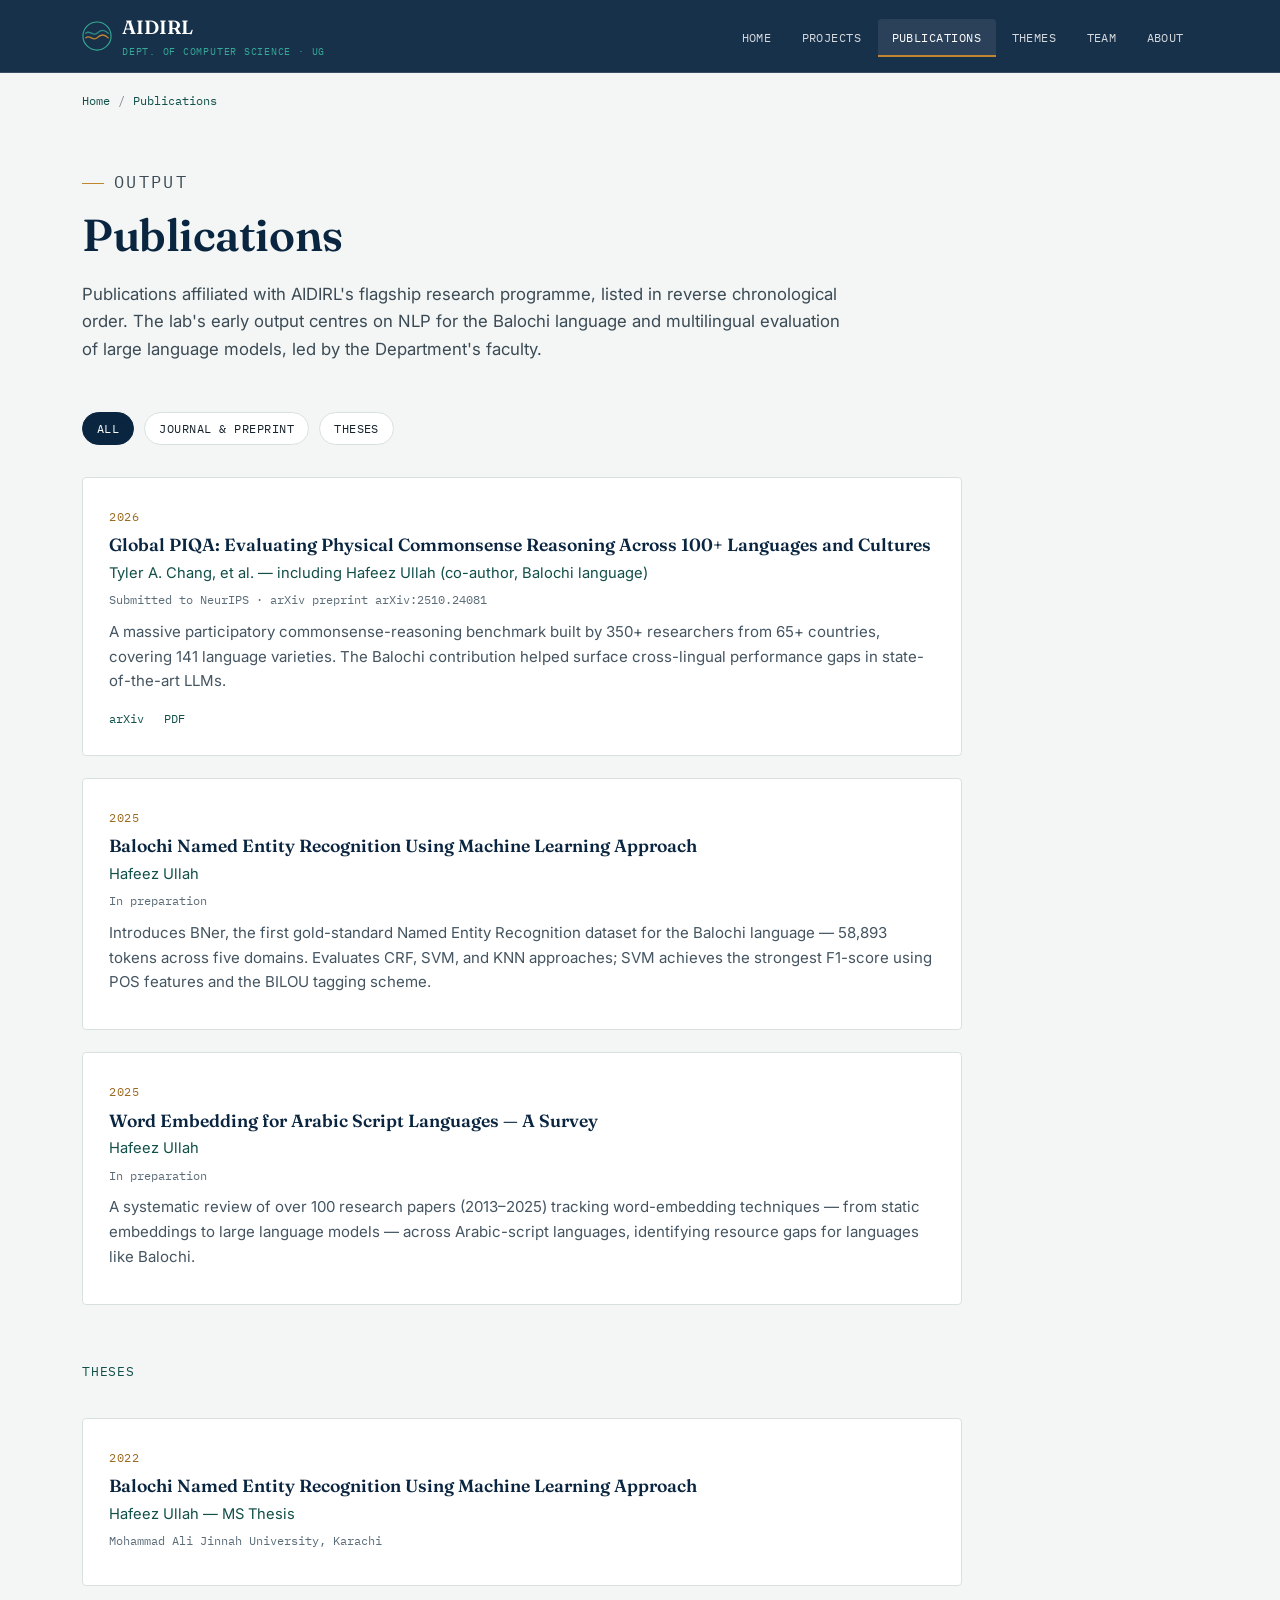
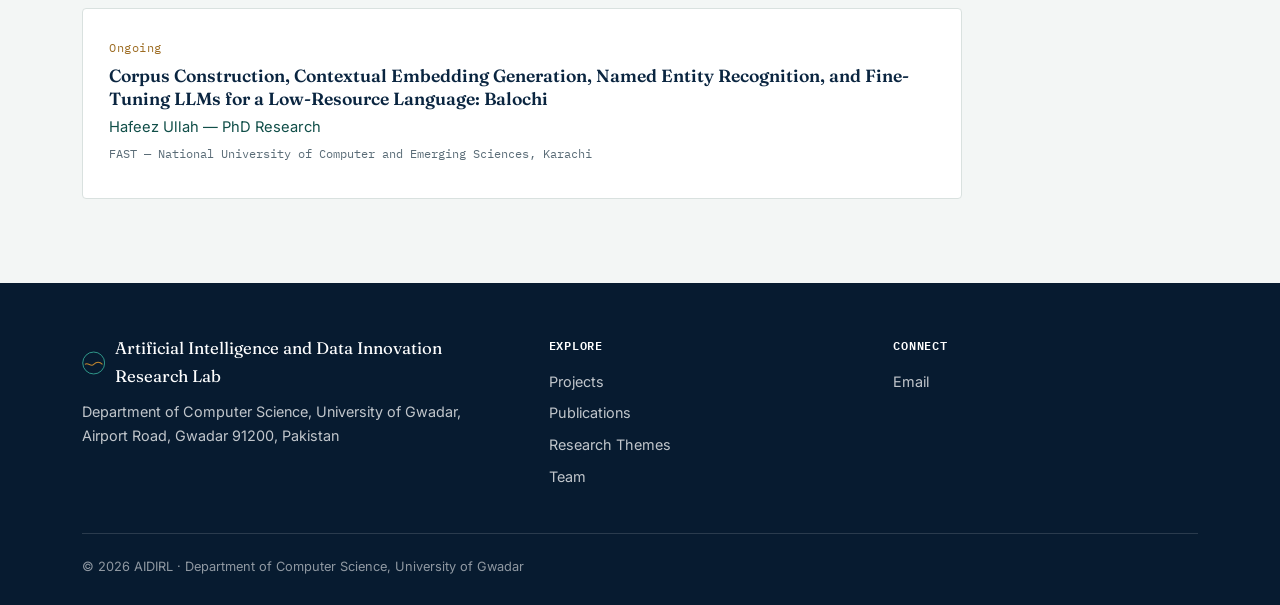
<file: publications.html>
<!DOCTYPE html>
<html lang="en">
<head>
<meta charset="UTF-8">
<meta name="viewport" content="width=device-width, initial-scale=1.0">
<title>Publications — AIDIRL, University of Gwadar</title>
<meta name="description" content="Publications affiliated with AIDIRL's flagship low-resource language AI programme — Balochi NLP, multilingual LLM evaluation, and related theses.">
<link rel="icon" href="data:image/svg+xml,%3Csvg xmlns='http://www.w3.org/2000/svg' viewBox='0 0 32 32'%3E%3Ccircle cx='16' cy='16' r='15' fill='%230A2540'/%3E%3Cpath d='M4 19c4-4 8 4 12 0s8-4 12 0' stroke='%23C2872E' stroke-width='1.6' fill='none'/%3E%3Cpath d='M4 13c4-4 8 4 12 0s8-4 12 0' stroke='%2335A996' stroke-width='1.6' fill='none'/%3E%3C/svg%3E">
<link rel="preconnect" href="https://fonts.googleapis.com">
<link rel="preconnect" href="https://fonts.gstatic.com" crossorigin>
<link href="https://fonts.googleapis.com/css2?family=Fraunces:opsz,wght@9..144,500;9..144,600;9..144,700&family=Inter:wght@400;500;600&family=IBM+Plex+Mono:wght@400;500&display=swap" rel="stylesheet">
<link rel="stylesheet" href="css/style.css">
</head>
<body>

<header class="site-header">
  <div class="nav-wrap">
    <a class="brand" href="index.html">
      <svg class="mark" viewBox="0 0 32 32" fill="none" xmlns="http://www.w3.org/2000/svg" aria-hidden="true">
        <circle cx="16" cy="16" r="15" stroke="#35A996" stroke-width="1.2"/>
        <path d="M4 18c4-4 8 4 12 0s8-4 12 0" stroke="#C2872E" stroke-width="1.4" stroke-linecap="round" fill="none"/>
        <path d="M4 13c4-4 8 4 12 0s8-4 12 0" stroke="#35A996" stroke-width="1.4" stroke-linecap="round" fill="none" opacity="0.75"/>
      </svg>
      <span>AIDIRL<br><small>Dept. of Computer Science · UG</small></span>
    </a>
    <button class="nav-toggle" aria-label="Toggle navigation" aria-expanded="false">
      <svg viewBox="0 0 24 24" fill="none" stroke="currentColor" stroke-width="2"><path d="M3 6h18M3 12h18M3 18h18"/></svg>
    </button>
    <ul class="nav-links">
      <li><a href="index.html">Home</a></li>
      <li><a href="projects.html">Projects</a></li>
      <li><a href="publications.html" aria-current="page">Publications</a></li>
      <li><a href="themes.html">Themes</a></li>
      <li><a href="team.html">Team</a></li>
      <li><a href="about.html">About</a></li>
    </ul>
  </div>
</header>

<div class="container">
  <p class="breadcrumbs"><a href="index.html">Home</a><span>/</span>Publications</p>
</div>

<section style="padding-top:24px;">
  <div class="container">
    <div class="section-head reveal">
      <p class="eyebrow">Output</p>
      <h1 style="font-size:clamp(2rem,2.4vw + 1rem,2.8rem);">Publications</h1>
      <p>Publications affiliated with AIDIRL's flagship research programme, listed in reverse chronological order. The lab's early output centres on NLP for the Balochi language and multilingual evaluation of large language models, led by the Department's faculty.</p>
    </div>

    <div class="pub-filters reveal" role="group" aria-label="Filter publications">
      <button class="pub-filter-btn active" data-filter="all">All</button>
      <button class="pub-filter-btn" data-filter="journal">Journal &amp; Preprint</button>
      <button class="pub-filter-btn" data-filter="thesis">Theses</button>
    </div>

    <div class="pub-list reveal">

      <div class="pub-item" data-category="journal">
        <span class="pub-year">2026</span>
        <h3>Global PIQA: Evaluating Physical Commonsense Reasoning Across 100+ Languages and Cultures</h3>
        <p class="pub-authors">Tyler A. Chang, et al. — including Hafeez Ullah (co-author, Balochi language)</p>
        <p class="pub-venue">Submitted to NeurIPS · arXiv preprint arXiv:2510.24081</p>
        <p class="desc">A massive participatory commonsense-reasoning benchmark built by 350+ researchers from 65+ countries, covering 141 language varieties. The Balochi contribution helped surface cross-lingual performance gaps in state-of-the-art LLMs.</p>
        <div class="pub-links">
          <a href="https://arxiv.org/abs/2510.24081">arXiv</a>
          <a href="https://arxiv.org/pdf/2510.24081">PDF</a>
        </div>
      </div>

      <div class="pub-item" data-category="journal">
        <span class="pub-year">2025</span>
        <h3>Balochi Named Entity Recognition Using Machine Learning Approach</h3>
        <p class="pub-authors">Hafeez Ullah</p>
        <p class="pub-venue">In preparation</p>
        <p class="desc">Introduces BNer, the first gold-standard Named Entity Recognition dataset for the Balochi language — 58,893 tokens across five domains. Evaluates CRF, SVM, and KNN approaches; SVM achieves the strongest F1-score using POS features and the BILOU tagging scheme.</p>
      </div>

      <div class="pub-item" data-category="journal">
        <span class="pub-year">2025</span>
        <h3>Word Embedding for Arabic Script Languages — A Survey</h3>
        <p class="pub-authors">Hafeez Ullah</p>
        <p class="pub-venue">In preparation</p>
        <p class="desc">A systematic review of over 100 research papers (2013–2025) tracking word-embedding techniques — from static embeddings to large language models — across Arabic-script languages, identifying resource gaps for languages like Balochi.</p>
      </div>

      <div class="pub-group-label">Theses</div>

      <div class="pub-item" data-category="thesis">
        <span class="pub-year">2022</span>
        <h3>Balochi Named Entity Recognition Using Machine Learning Approach</h3>
        <p class="pub-authors">Hafeez Ullah — MS Thesis</p>
        <p class="pub-venue">Mohammad Ali Jinnah University, Karachi</p>
      </div>

      <div class="pub-item" data-category="thesis">
        <span class="pub-year">Ongoing</span>
        <h3>Corpus Construction, Contextual Embedding Generation, Named Entity Recognition, and Fine-Tuning LLMs for a Low-Resource Language: Balochi</h3>
        <p class="pub-authors">Hafeez Ullah — PhD Research</p>
        <p class="pub-venue">FAST — National University of Computer and Emerging Sciences, Karachi</p>
      </div>

    </div>
  </div>
</section>

<footer class="site-footer">
  <div class="container">
    <div class="footer-grid">
      <div class="footer-brand">
        <div class="footer-brand-row">
          <svg class="mark" viewBox="0 0 32 32" fill="none" xmlns="http://www.w3.org/2000/svg" aria-hidden="true">
            <circle cx="16" cy="16" r="15" stroke="#35A996" stroke-width="1.2"/>
            <path d="M4 18c4-4 8 4 12 0s8-4 12 0" stroke="#C2872E" stroke-width="1.4" fill="none"/>
          </svg>
          Artificial Intelligence and Data Innovation Research Lab
        </div>
        <p>Department of Computer Science, University of Gwadar, Airport Road, Gwadar 91200, Pakistan</p>
      </div>
      <div>
        <h4>Explore</h4>
        <ul>
          <li><a href="projects.html">Projects</a></li>
          <li><a href="publications.html">Publications</a></li>
          <li><a href="themes.html">Research Themes</a></li>
          <li><a href="team.html">Team</a></li>
        </ul>
      </div>
      <div>
        <h4>Connect</h4>
        <ul>
          <li><a href="mailto:aidirl@ug.edu.pk">Email</a></li>
        </ul>
      </div>
    </div>
    <div class="footer-bottom">
      <span>© 2026 AIDIRL · Department of Computer Science, University of Gwadar</span>
    </div>
  </div>
</footer>

<button class="back-to-top" aria-label="Back to top">
  <svg viewBox="0 0 24 24" fill="none" stroke="currentColor" stroke-width="2"><path d="M12 19V5M5 12l7-7 7 7"/></svg>
</button>

<script src="js/main.js"></script>
</body>
</html>
</file>
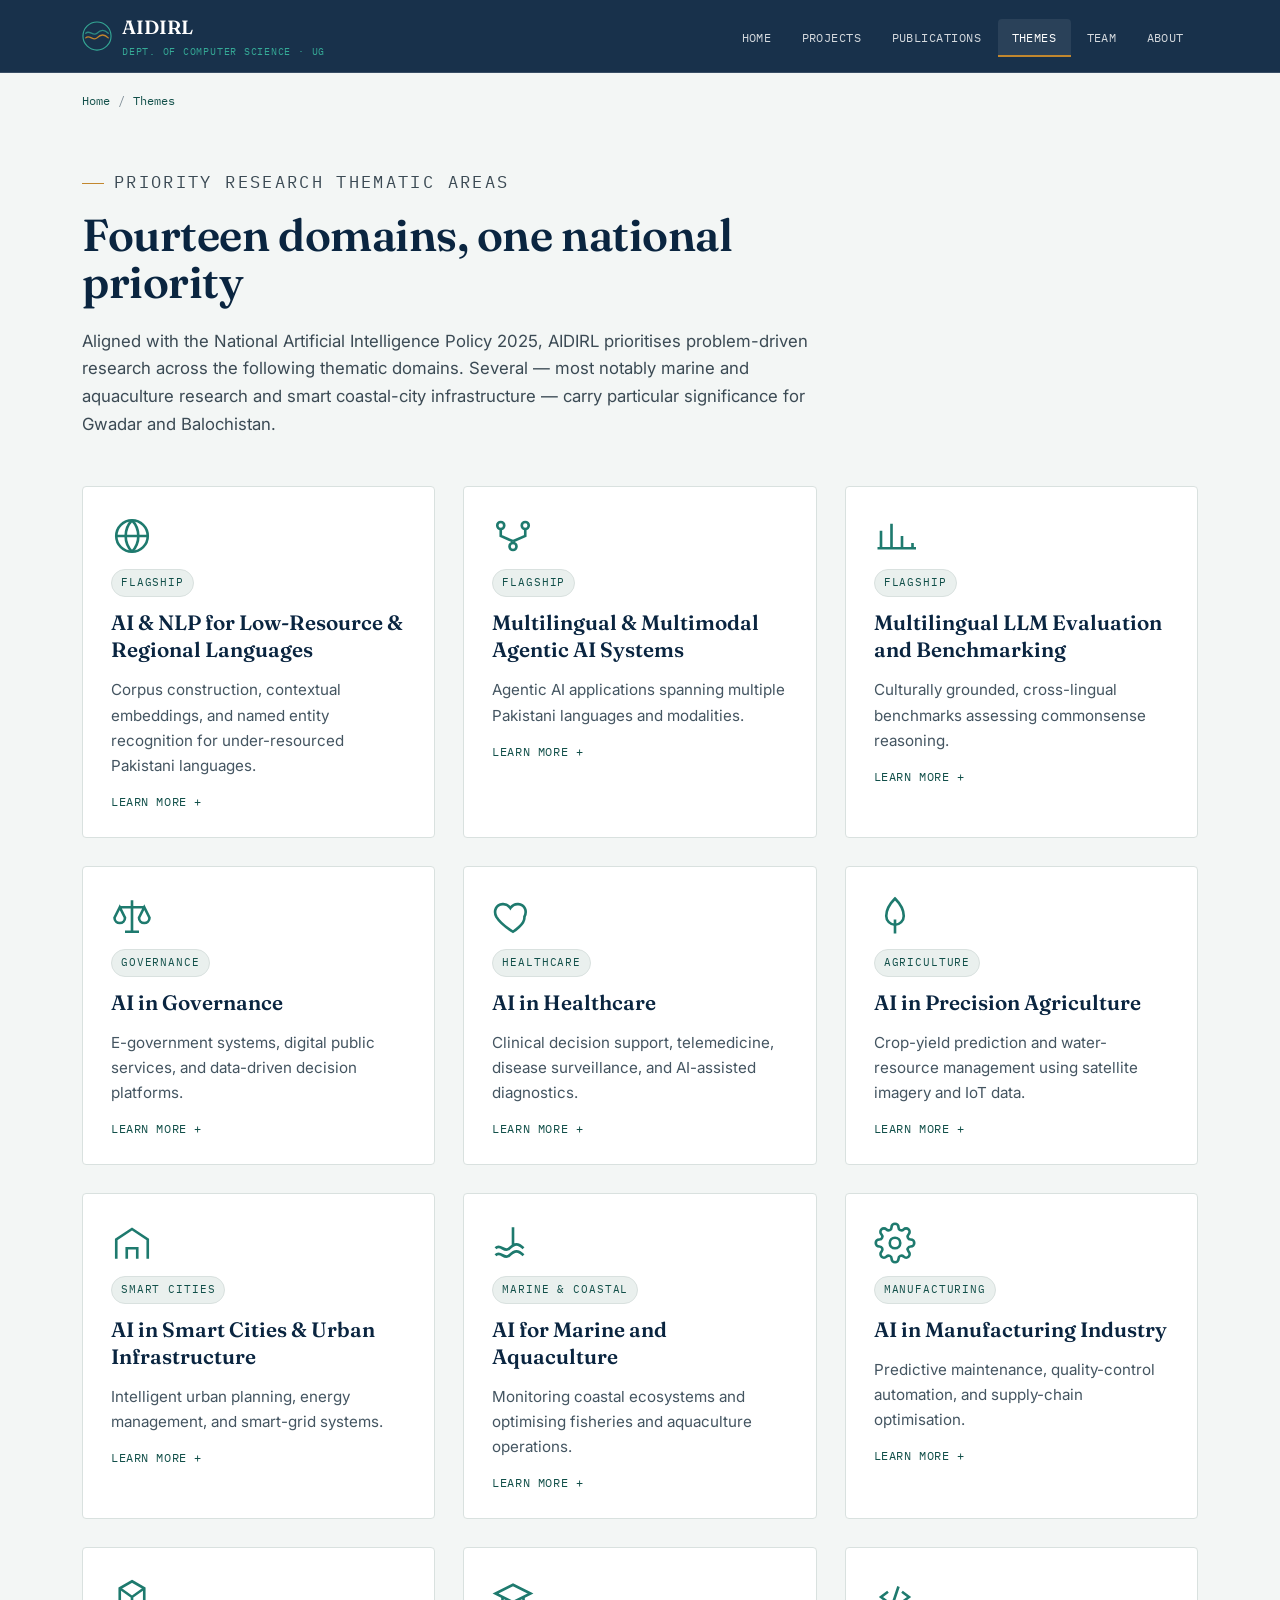
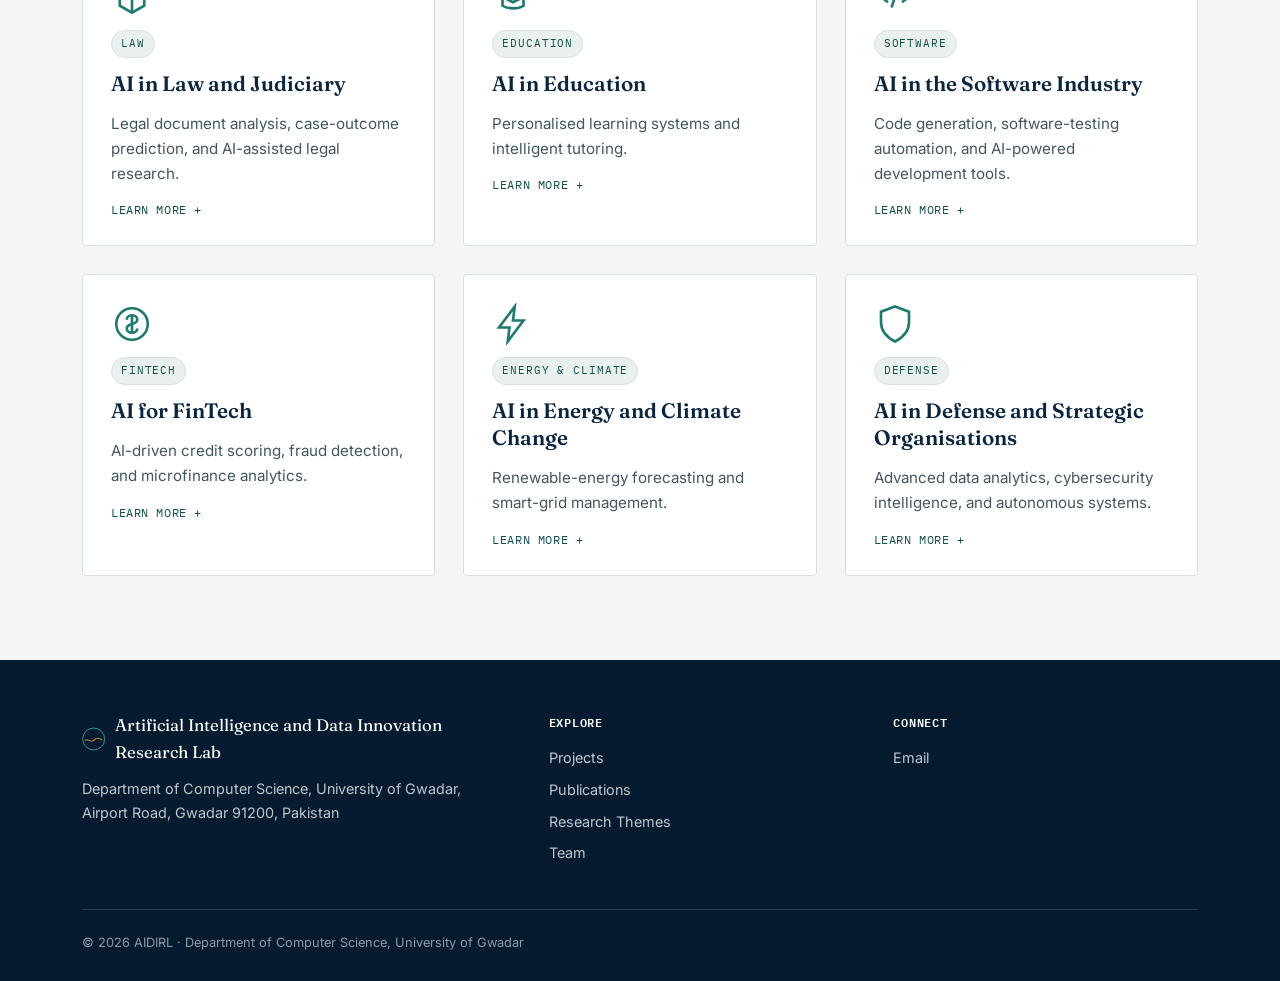
<file: themes.html>
<!DOCTYPE html>
<html lang="en">
<head>
<meta charset="UTF-8">
<meta name="viewport" content="width=device-width, initial-scale=1.0">
<title>Research Themes — AIDIRL, University of Gwadar</title>
<meta name="description" content="Fourteen priority research themes at AIDIRL, from marine and coastal AI to low-resource language technology, aligned with Pakistan's National AI Policy 2025.">
<link rel="icon" href="data:image/svg+xml,%3Csvg xmlns='http://www.w3.org/2000/svg' viewBox='0 0 32 32'%3E%3Ccircle cx='16' cy='16' r='15' fill='%230A2540'/%3E%3Cpath d='M4 19c4-4 8 4 12 0s8-4 12 0' stroke='%23C2872E' stroke-width='1.6' fill='none'/%3E%3Cpath d='M4 13c4-4 8 4 12 0s8-4 12 0' stroke='%2335A996' stroke-width='1.6' fill='none'/%3E%3C/svg%3E">
<link rel="preconnect" href="https://fonts.googleapis.com">
<link rel="preconnect" href="https://fonts.gstatic.com" crossorigin>
<link href="https://fonts.googleapis.com/css2?family=Fraunces:opsz,wght@9..144,500;9..144,600;9..144,700&family=Inter:wght@400;500;600&family=IBM+Plex+Mono:wght@400;500&display=swap" rel="stylesheet">
<link rel="stylesheet" href="css/style.css">
</head>
<body>

<header class="site-header">
  <div class="nav-wrap">
    <a class="brand" href="index.html">
      <svg class="mark" viewBox="0 0 32 32" fill="none" xmlns="http://www.w3.org/2000/svg" aria-hidden="true">
        <circle cx="16" cy="16" r="15" stroke="#35A996" stroke-width="1.2"/>
        <path d="M4 18c4-4 8 4 12 0s8-4 12 0" stroke="#C2872E" stroke-width="1.4" stroke-linecap="round" fill="none"/>
        <path d="M4 13c4-4 8 4 12 0s8-4 12 0" stroke="#35A996" stroke-width="1.4" stroke-linecap="round" fill="none" opacity="0.75"/>
      </svg>
      <span>AIDIRL<br><small>Dept. of Computer Science · UG</small></span>
    </a>
    <button class="nav-toggle" aria-label="Toggle navigation" aria-expanded="false">
      <svg viewBox="0 0 24 24" fill="none" stroke="currentColor" stroke-width="2"><path d="M3 6h18M3 12h18M3 18h18"/></svg>
    </button>
    <ul class="nav-links">
      <li><a href="index.html">Home</a></li>
      <li><a href="projects.html">Projects</a></li>
      <li><a href="publications.html">Publications</a></li>
      <li><a href="themes.html" aria-current="page">Themes</a></li>
      <li><a href="team.html">Team</a></li>
      <li><a href="about.html">About</a></li>
    </ul>
  </div>
</header>

<div class="container">
  <p class="breadcrumbs"><a href="index.html">Home</a><span>/</span>Themes</p>
</div>

<section style="padding-top:24px;">
  <div class="container">
    <div class="section-head reveal">
      <p class="eyebrow">Priority Research Thematic Areas</p>
      <h1 style="font-size:clamp(2rem,2.4vw + 1rem,2.8rem);">Fourteen domains, one national priority</h1>
      <p>Aligned with the National Artificial Intelligence Policy 2025, AIDIRL prioritises problem-driven research across the following thematic domains. Several — most notably marine and aquaculture research and smart coastal-city infrastructure — carry particular significance for Gwadar and Balochistan.</p>
    </div>

    <div class="card-grid">

      <div class="card theme-card reveal">
        <svg class="theme-icon" viewBox="0 0 24 24" fill="none" stroke="currentColor" stroke-width="1.5"><circle cx="12" cy="12" r="9"/><path d="M3 12h18M12 3a13 13 0 010 18M12 3a13 13 0 000 18"/></svg>
        <span class="tag">Flagship</span>
        <h3>AI &amp; NLP for Low-Resource &amp; Regional Languages</h3>
        <p>Corpus construction, contextual embeddings, and named entity recognition for under-resourced Pakistani languages.</p>
        <div class="theme-more">Includes benchmark development and instruction-tuning of large language models — AIDIRL's flagship research stream, anchored in work on Balochi.</div>
        <button class="theme-toggle" aria-expanded="false">Learn more +</button>
      </div>

      <div class="card theme-card reveal">
        <svg class="theme-icon" viewBox="0 0 24 24" fill="none" stroke="currentColor" stroke-width="1.5"><circle cx="5" cy="6" r="2"/><circle cx="19" cy="6" r="2"/><circle cx="12" cy="18" r="2"/><path d="M5 8v4l7 3M19 8v4l-7 3"/></svg>
        <span class="tag">Flagship</span>
        <h3>Multilingual &amp; Multimodal Agentic AI Systems</h3>
        <p>Agentic AI applications spanning multiple Pakistani languages and modalities.</p>
        <div class="theme-more">Includes automated public-service processes and multilingual, multimodal navigation assistance, such as TFAgent and NavAgent.</div>
        <button class="theme-toggle" aria-expanded="false">Learn more +</button>
      </div>

      <div class="card theme-card reveal">
        <svg class="theme-icon" viewBox="0 0 24 24" fill="none" stroke="currentColor" stroke-width="1.5"><path d="M4 19V9M10 19V5M16 19v-7M22 19v-3"/><path d="M2 19h22"/></svg>
        <span class="tag">Flagship</span>
        <h3>Multilingual LLM Evaluation and Benchmarking</h3>
        <p>Culturally grounded, cross-lingual benchmarks assessing commonsense reasoning.</p>
        <div class="theme-more">Measures general language-understanding performance gaps in state-of-the-art large language models, as in BGLUE and Global PIQA.</div>
        <button class="theme-toggle" aria-expanded="false">Learn more +</button>
      </div>

      <div class="card theme-card reveal">
        <svg class="theme-icon" viewBox="0 0 24 24" fill="none" stroke="currentColor" stroke-width="1.5"><path d="M12 3v18M5 7l-3 6a3 3 0 006 0l-3-6zM19 7l-3 6a3 3 0 006 0l-3-6zM5 7h14M8 21h8"/></svg>
        <span class="tag">Governance</span>
        <h3>AI in Governance</h3>
        <p>E-government systems, digital public services, and data-driven decision platforms.</p>
        <div class="theme-more">Focused on improving administrative efficiency, tax-fraud detection, and transparency in public institutions.</div>
        <button class="theme-toggle" aria-expanded="false">Learn more +</button>
      </div>

      <div class="card theme-card reveal">
        <svg class="theme-icon" viewBox="0 0 24 24" fill="none" stroke="currentColor" stroke-width="1.5"><path d="M12 21s-7-4.35-9.5-8.5C.7 9 2.4 5.5 6 5.2c2-.17 3.6 1 4.5 2.3.9-1.3 2.5-2.47 4.5-2.3 3.6.3 5.3 3.8 3.5 7.3C19 16.65 12 21 12 21z"/></svg>
        <span class="tag">Healthcare</span>
        <h3>AI in Healthcare</h3>
        <p>Clinical decision support, telemedicine, disease surveillance, and AI-assisted diagnostics.</p>
        <div class="theme-more">Targeting early detection and healthcare accessibility for underserved regions of Balochistan and beyond.</div>
        <button class="theme-toggle" aria-expanded="false">Learn more +</button>
      </div>

      <div class="card theme-card reveal">
        <svg class="theme-icon" viewBox="0 0 24 24" fill="none" stroke="currentColor" stroke-width="1.5"><path d="M12 2c3 3 5 6 5 10a5 5 0 01-10 0c0-4 2-7 5-10z"/><path d="M12 22v-8"/></svg>
        <span class="tag">Agriculture</span>
        <h3>AI in Precision Agriculture</h3>
        <p>Crop-yield prediction and water-resource management using satellite imagery and IoT data.</p>
        <div class="theme-more">Enhancing productivity in Balochistan's agricultural sector through remote sensing and field-level analytics.</div>
        <button class="theme-toggle" aria-expanded="false">Learn more +</button>
      </div>

      <div class="card theme-card reveal">
        <svg class="theme-icon" viewBox="0 0 24 24" fill="none" stroke="currentColor" stroke-width="1.5"><path d="M3 21V10l9-6 9 6v11"/><path d="M9 21v-6h6v6"/></svg>
        <span class="tag">Smart Cities</span>
        <h3>AI in Smart Cities &amp; Urban Infrastructure</h3>
        <p>Intelligent urban planning, energy management, and smart-grid systems.</p>
        <div class="theme-more">Predictive models for traffic and disaster resilience, supporting Gwadar's development as a smart coastal city.</div>
        <button class="theme-toggle" aria-expanded="false">Learn more +</button>
      </div>

      <div class="card theme-card reveal">
        <svg class="theme-icon" viewBox="0 0 24 24" fill="none" stroke="currentColor" stroke-width="1.5"><path d="M2 15c3-3 5 3 8 0s5-3 8 0M2 19c3-3 5 3 8 0s5-3 8 0M12 3v10"/></svg>
        <span class="tag">Marine &amp; Coastal</span>
        <h3>AI for Marine and Aquaculture</h3>
        <p>Monitoring coastal ecosystems and optimising fisheries and aquaculture operations.</p>
        <div class="theme-more">Also covers automating port logistics and conducting environmental assessments to sustain marine resources — a priority for Gwadar's port economy.</div>
        <button class="theme-toggle" aria-expanded="false">Learn more +</button>
      </div>

      <div class="card theme-card reveal">
        <svg class="theme-icon" viewBox="0 0 24 24" fill="none" stroke="currentColor" stroke-width="1.5"><circle cx="12" cy="12" r="3"/><path d="M19.4 15a1.7 1.7 0 00.34 1.87l.06.06a2 2 0 11-2.83 2.83l-.06-.06a1.7 1.7 0 00-1.87-.34 1.7 1.7 0 00-1 1.55V21a2 2 0 01-4 0v-.09a1.7 1.7 0 00-1-1.55 1.7 1.7 0 00-1.87.34l-.06.06a2 2 0 11-2.83-2.83l.06-.06a1.7 1.7 0 00.34-1.87 1.7 1.7 0 00-1.55-1H3a2 2 0 010-4h.09a1.7 1.7 0 001.55-1 1.7 1.7 0 00-.34-1.87l-.06-.06a2 2 0 112.83-2.83l.06.06a1.7 1.7 0 001.87.34H9a1.7 1.7 0 001-1.55V3a2 2 0 014 0v.09a1.7 1.7 0 001 1.55 1.7 1.7 0 001.87-.34l.06-.06a2 2 0 112.83 2.83l-.06.06a1.7 1.7 0 00-.34 1.87V9a1.7 1.7 0 001.55 1H21a2 2 0 010 4h-.09a1.7 1.7 0 00-1.55 1z"/></svg>
        <span class="tag">Manufacturing</span>
        <h3>AI in Manufacturing Industry</h3>
        <p>Predictive maintenance, quality-control automation, and supply-chain optimisation.</p>
        <div class="theme-more">Includes robotics integration to modernise industrial production processes.</div>
        <button class="theme-toggle" aria-expanded="false">Learn more +</button>
      </div>

      <div class="card theme-card reveal">
        <svg class="theme-icon" viewBox="0 0 24 24" fill="none" stroke="currentColor" stroke-width="1.5"><path d="M12 3l7 4v10l-7 4-7-4V7z"/><path d="M12 12v9M5 7l7 5 7-5"/></svg>
        <span class="tag">Law</span>
        <h3>AI in Law and Judiciary</h3>
        <p>Legal document analysis, case-outcome prediction, and AI-assisted legal research.</p>
        <div class="theme-more">Aimed at improving judicial efficiency and access to justice across the legal system.</div>
        <button class="theme-toggle" aria-expanded="false">Learn more +</button>
      </div>

      <div class="card theme-card reveal">
        <svg class="theme-icon" viewBox="0 0 24 24" fill="none" stroke="currentColor" stroke-width="1.5"><path d="M22 10L12 5 2 10l10 5 10-5z"/><path d="M6 12v5c3 2 9 2 12 0v-5"/></svg>
        <span class="tag">Education</span>
        <h3>AI in Education</h3>
        <p>Personalised learning systems and intelligent tutoring.</p>
        <div class="theme-more">Includes automated educational content generation adapted to Pakistan's classrooms.</div>
        <button class="theme-toggle" aria-expanded="false">Learn more +</button>
      </div>

      <div class="card theme-card reveal">
        <svg class="theme-icon" viewBox="0 0 24 24" fill="none" stroke="currentColor" stroke-width="1.5"><path d="M8 9l-4 3 4 3M16 9l4 3-4 3M14 6l-4 12"/></svg>
        <span class="tag">Software</span>
        <h3>AI in the Software Industry</h3>
        <p>Code generation, software-testing automation, and AI-powered development tools.</p>
        <div class="theme-more">Aims to accelerate local software innovation across Pakistan's growing tech sector.</div>
        <button class="theme-toggle" aria-expanded="false">Learn more +</button>
      </div>

      <div class="card theme-card reveal">
        <svg class="theme-icon" viewBox="0 0 24 24" fill="none" stroke="currentColor" stroke-width="1.5"><circle cx="12" cy="12" r="9"/><path d="M12 7v10M9 9.5c0-1.4 1.3-2.5 3-2.5s3 1.1 3 2.5-1.3 2-3 2.5-3 1.1-3 2.5 1.3 2.5 3 2.5 3-1.1 3-2.5"/></svg>
        <span class="tag">FinTech</span>
        <h3>AI for FinTech</h3>
        <p>AI-driven credit scoring, fraud detection, and microfinance analytics.</p>
        <div class="theme-more">Includes secure digital payment systems tailored to local communities and informal economies.</div>
        <button class="theme-toggle" aria-expanded="false">Learn more +</button>
      </div>

      <div class="card theme-card reveal">
        <svg class="theme-icon" viewBox="0 0 24 24" fill="none" stroke="currentColor" stroke-width="1.5"><path d="M13 2L4 14h6l-1 8 9-12h-6l1-8z"/></svg>
        <span class="tag">Energy &amp; Climate</span>
        <h3>AI in Energy and Climate Change</h3>
        <p>Renewable-energy forecasting and smart-grid management.</p>
        <div class="theme-more">AI-based modelling for climate adaptation and carbon monitoring in Balochistan's energy landscape.</div>
        <button class="theme-toggle" aria-expanded="false">Learn more +</button>
      </div>

      <div class="card theme-card reveal">
        <svg class="theme-icon" viewBox="0 0 24 24" fill="none" stroke="currentColor" stroke-width="1.5"><path d="M12 2l8 3v6c0 5-3.5 8.7-8 11-4.5-2.3-8-6-8-11V5l8-3z"/></svg>
        <span class="tag">Defense</span>
        <h3>AI in Defense and Strategic Organisations</h3>
        <p>Advanced data analytics, cybersecurity intelligence, and autonomous systems.</p>
        <div class="theme-more">Contributes to strengthening national security and defense research capabilities.</div>
        <button class="theme-toggle" aria-expanded="false">Learn more +</button>
      </div>

    </div>
  </div>
</section>

<footer class="site-footer">
  <div class="container">
    <div class="footer-grid">
      <div class="footer-brand">
        <div class="footer-brand-row">
          <svg class="mark" viewBox="0 0 32 32" fill="none" xmlns="http://www.w3.org/2000/svg" aria-hidden="true">
            <circle cx="16" cy="16" r="15" stroke="#35A996" stroke-width="1.2"/>
            <path d="M4 18c4-4 8 4 12 0s8-4 12 0" stroke="#C2872E" stroke-width="1.4" fill="none"/>
          </svg>
          Artificial Intelligence and Data Innovation Research Lab
        </div>
        <p>Department of Computer Science, University of Gwadar, Airport Road, Gwadar 91200, Pakistan</p>
      </div>
      <div>
        <h4>Explore</h4>
        <ul>
          <li><a href="projects.html">Projects</a></li>
          <li><a href="publications.html">Publications</a></li>
          <li><a href="themes.html">Research Themes</a></li>
          <li><a href="team.html">Team</a></li>
        </ul>
      </div>
      <div>
        <h4>Connect</h4>
        <ul>
          <li><a href="mailto:aidirl@ug.edu.pk">Email</a></li>
        </ul>
      </div>
    </div>
    <div class="footer-bottom">
      <span>© 2026 AIDIRL · Department of Computer Science, University of Gwadar</span>
    </div>
  </div>
</footer>

<button class="back-to-top" aria-label="Back to top">
  <svg viewBox="0 0 24 24" fill="none" stroke="currentColor" stroke-width="2"><path d="M12 19V5M5 12l7-7 7 7"/></svg>
</button>

<script src="js/main.js"></script>
</body>
</html>
</file>
<file: css/style.css>
/* =========================================================================
   AIDIRL — Artificial Intelligence and Data Innovation Research Lab
   Department of Computer Science, University of Gwadar
   Stylesheet
   ========================================================================= */

:root {
  /* Color tokens — a coastal-research palette: deep sea-navy, marine teal,
     and a brass/ochre accent nodding to Balochistan's coast and desert. */
  --navy:        #0A2540;
  --navy-deep:   #071B30;
  --ink:         #16232C;
  --teal:        #1E7A6E;
  --teal-deep:   #114F49;
  --teal-bright: #35A996;
  --ochre:       #C2872E;
  --ochre-dark:  #9C6B21;
  --paper:       #F3F6F5;
  --paper-dim:   #EAF0EE;
  --sand:        #EAE3D2;
  --line:        #D9E1DF;
  --line-dark:   rgba(255,255,255,0.14);
  --white:       #FFFFFF;

  --font-display: "Fraunces", "Iowan Old Style", Georgia, serif;
  --font-body:    "Inter", -apple-system, BlinkMacSystemFont, "Segoe UI", sans-serif;
  --font-mono:    "IBM Plex Mono", "SFMono-Regular", Menlo, monospace;

  --container: 1180px;
  --radius: 4px;
  --shadow-soft: 0 12px 32px -18px rgba(10, 37, 64, 0.35);
}

@media (prefers-reduced-motion: no-preference) {
  :root { --motion-ok: 1; }
}

/* ---------- Reset & base ---------- */
*, *::before, *::after { box-sizing: border-box; }
html { scroll-behavior: smooth; }
@media (prefers-reduced-motion: reduce) {
  html { scroll-behavior: auto; }
  * { animation-duration: 0.001ms !important; animation-iteration-count: 1 !important; transition-duration: 0.001ms !important; }
}

body {
  margin: 0;
  background: var(--paper);
  color: var(--ink);
  font-family: var(--font-body);
  font-size: 16px;
  line-height: 1.65;
  -webkit-font-smoothing: antialiased;
}

h1, h2, h3, h4 { font-family: var(--font-display); color: var(--navy); margin: 0 0 0.5em; font-weight: 600; }
h1 { font-size: clamp(2.4rem, 3.4vw + 1rem, 4rem); line-height: 1.05; letter-spacing: -0.01em; }
h2 { font-size: clamp(1.7rem, 1.6vw + 1rem, 2.4rem); line-height: 1.15; }
h3 { font-size: 1.3rem; line-height: 1.3; }
h4 { font-size: 1.05rem; }
p { margin: 0 0 1em; }
a { color: var(--teal-deep); text-decoration: none; }
a:hover { text-decoration: underline; }
img { max-width: 100%; display: block; }
ul { padding-left: 1.2em; }

.container { max-width: var(--container); margin: 0 auto; padding: 0 32px; }
@media (max-width: 640px) { .container { padding: 0 20px; } }

.eyebrow {
  font-family: var(--font-mono);
  font-size: 0.72rem;
  letter-spacing: 0.14em;
  text-transform: uppercase;
  color: var(--teal-deep);
  display: inline-flex;
  align-items: center;
  gap: 10px;
  margin-bottom: 14px;
}
.eyebrow::before {
  content: "";
  width: 22px; height: 1px;
  background: var(--ochre);
  display: inline-block;
}
.eyebrow.on-dark { color: var(--teal-bright); }

:focus-visible {
  outline: 2px solid var(--ochre);
  outline-offset: 3px;
}

/* ---------- Buttons ---------- */
.btn {
  display: inline-flex;
  align-items: center;
  gap: 8px;
  font-family: var(--font-mono);
  font-size: 0.82rem;
  letter-spacing: 0.03em;
  text-transform: uppercase;
  padding: 13px 22px;
  border-radius: var(--radius);
  border: 1px solid transparent;
  cursor: pointer;
  transition: transform 0.18s ease, background 0.18s ease, color 0.18s ease, border-color 0.18s ease;
  text-decoration: none;
}
.btn:hover { transform: translateY(-2px); text-decoration: none; }
.btn-primary { background: var(--ochre); color: var(--navy-deep); }
.btn-primary:hover { background: #D3963C; }
.btn-outline { background: transparent; color: var(--white); border-color: var(--line-dark); }
.btn-outline:hover { border-color: var(--teal-bright); color: var(--teal-bright); }
.btn-solid-teal { background: var(--teal); color: var(--white); }
.btn-solid-teal:hover { background: var(--teal-bright); }
.btn-row { display: flex; flex-wrap: wrap; gap: 14px; margin-top: 34px; }

/* ---------- Header / Nav ---------- */
.site-header {
  position: sticky;
  top: 0;
  z-index: 100;
  background: rgba(10, 37, 64, 0.94);
  backdrop-filter: blur(6px);
  border-bottom: 1px solid var(--line-dark);
}
.nav-wrap {
  max-width: var(--container);
  margin: 0 auto;
  padding: 0 32px;
  display: flex;
  align-items: center;
  justify-content: space-between;
  height: 72px;
}
.brand {
  display: flex;
  align-items: center;
  gap: 10px;
  color: var(--white);
  font-family: var(--font-display);
  font-size: 1.2rem;
  font-weight: 600;
}
.brand:hover { text-decoration: none; }
.brand .mark { width: 30px; height: 30px; flex: none; }
.brand small {
  display: block;
  font-family: var(--font-mono);
  font-size: 0.6rem;
  letter-spacing: 0.08em;
  color: var(--teal-bright);
  font-weight: 400;
  text-transform: uppercase;
}
.nav-links { display: flex; align-items: center; gap: 2px; list-style: none; margin: 0; padding: 0; }
.nav-links a {
  color: rgba(255,255,255,0.82);
  font-family: var(--font-mono);
  font-size: 0.78rem;
  letter-spacing: 0.04em;
  text-transform: uppercase;
  padding: 10px 14px;
  border-radius: var(--radius);
  transition: background 0.15s ease, color 0.15s ease;
}
.nav-links a:hover, .nav-links a[aria-current="page"] {
  color: var(--white);
  background: rgba(255,255,255,0.08);
  text-decoration: none;
}
.nav-links a[aria-current="page"] { border-bottom: 2px solid var(--ochre); border-radius: 4px 4px 0 0; }
.nav-toggle {
  display: none;
  background: none; border: none; color: var(--white);
  width: 40px; height: 40px; cursor: pointer;
}
.nav-toggle svg { width: 22px; height: 22px; }

@media (max-width: 860px) {
  .nav-toggle { display: block; }
  .nav-links {
    position: absolute;
    top: 72px; left: 0; right: 0;
    background: var(--navy-deep);
    flex-direction: column;
    align-items: stretch;
    gap: 0;
    padding: 8px 20px 20px;
    display: none;
    border-bottom: 1px solid var(--line-dark);
  }
  .nav-links.open { display: flex; }
  .nav-links a { padding: 14px 8px; }
}

/* ---------- Breadcrumbs ---------- */
.breadcrumbs {
  font-family: var(--font-mono);
  font-size: 0.75rem;
  color: var(--teal-deep);
  padding: 18px 0;
}
.breadcrumbs a { color: var(--teal-deep); }
.breadcrumbs span { color: #7C8A94; margin: 0 8px; }

/* ---------- Hero ---------- */
.hero {
  position: relative;
  background: linear-gradient(180deg, var(--navy) 0%, var(--navy-deep) 100%);
  color: var(--white);
  overflow: hidden;
  padding: 88px 0 96px;
}
.hero-contours {
  position: absolute;
  inset: 0;
  opacity: 0.55;
  pointer-events: none;
}
.hero-grid {
  position: relative;
  display: grid;
  grid-template-columns: 1.15fr 0.85fr;
  gap: 40px;
  align-items: center;
}
@media (max-width: 900px) { .hero-grid { grid-template-columns: 1fr; } }
.hero h1 { color: var(--white); }
.hero .lede { font-size: 1.15rem; color: rgba(255,255,255,0.82); max-width: 46ch; }
.hero-figure { position: relative; z-index: 1; }

.section-divider {
  display: block;
  width: 100%;
  height: 46px;
  margin: 0;
}

/* ---------- Sections ---------- */
section { padding: 84px 0; }
section.alt { background: var(--paper-dim); }
.section-head { max-width: 760px; margin-bottom: 48px; }
.section-head p { color: #3B4A54; font-size: 1.05rem; }

/* ---------- Intro grid (home) ---------- */
.intro-grid {
  display: grid;
  grid-template-columns: repeat(4, 1fr);
  gap: 28px;
}
@media (max-width: 900px) { .intro-grid { grid-template-columns: repeat(2, 1fr); } }
@media (max-width: 560px) { .intro-grid { grid-template-columns: 1fr; } }
.intro-card {
  background: var(--white);
  border: 1px solid var(--line);
  border-radius: var(--radius);
  padding: 26px 24px;
}
.intro-card .num { font-family: var(--font-mono); color: var(--ochre-dark); font-size: 0.75rem; letter-spacing: 0.08em; }
.intro-card h3 { margin-top: 10px; margin-bottom: 8px; }
.intro-card p { color: #445561; font-size: 0.95rem; margin: 0; }

/* ---------- Timeline (News) ---------- */
.timeline { position: relative; max-width: 820px; }
.timeline::before {
  content: "";
  position: absolute;
  left: 9px; top: 6px; bottom: 6px;
  width: 1px;
  background: var(--line);
}
.timeline-item { position: relative; padding: 0 0 36px 42px; }
.timeline-item:last-child { padding-bottom: 0; }
.timeline-item::before {
  content: "";
  position: absolute;
  left: 3px; top: 6px;
  width: 14px; height: 14px;
  border-radius: 50%;
  background: var(--paper);
  border: 2px solid var(--teal);
}
.timeline-item .date {
  font-family: var(--font-mono);
  font-size: 0.75rem;
  letter-spacing: 0.06em;
  text-transform: uppercase;
  color: var(--teal-deep);
  display: block;
  margin-bottom: 6px;
}
.timeline-item h3 { margin-bottom: 6px; font-size: 1.15rem; }
.timeline-item p { color: #445561; margin: 0; }

/* ---------- Cards (generic) ---------- */
.card-grid { display: grid; grid-template-columns: repeat(3, 1fr); gap: 28px; }
@media (max-width: 900px) { .card-grid { grid-template-columns: repeat(2, 1fr); } }
@media (max-width: 620px) { .card-grid { grid-template-columns: 1fr; } }

.card {
  background: var(--white);
  border: 1px solid var(--line);
  border-radius: var(--radius);
  padding: 28px;
  display: flex;
  flex-direction: column;
  gap: 12px;
  transition: box-shadow 0.2s ease, border-color 0.2s ease, transform 0.2s ease;
}
.card:hover { box-shadow: var(--shadow-soft); border-color: var(--teal); transform: translateY(-3px); }
.card .tag {
  font-family: var(--font-mono);
  font-size: 0.68rem;
  letter-spacing: 0.08em;
  text-transform: uppercase;
  color: var(--teal-deep);
  background: var(--paper-dim);
  border: 1px solid var(--line);
  padding: 4px 9px;
  border-radius: 20px;
  align-self: flex-start;
}
.card h3 { margin-bottom: 2px; }
.card p { color: #445561; font-size: 0.95rem; margin: 0; }

/* ---------- Projects page ---------- */
.project-card { position: relative; }
.project-status { font-family: var(--font-mono); font-size: 0.68rem; text-transform: uppercase; letter-spacing: 0.06em; color: var(--ochre-dark); }

/* ---------- Themes page ---------- */
.theme-card { cursor: pointer; }
.theme-icon {
  width: 42px; height: 42px;
  color: var(--teal);
}
.theme-more {
  display: none;
  font-size: 0.9rem;
  color: #445561;
  border-top: 1px dashed var(--line);
  padding-top: 12px;
  margin-top: 4px;
}
.theme-card.expanded .theme-more { display: block; }
.theme-toggle {
  font-family: var(--font-mono);
  font-size: 0.72rem;
  text-transform: uppercase;
  letter-spacing: 0.05em;
  color: var(--teal-deep);
  background: none;
  border: none;
  padding: 0;
  cursor: pointer;
  text-align: left;
  margin-top: 4px;
}
.theme-toggle:hover { text-decoration: underline; }

/* ---------- Publications page ---------- */
.pub-list { display: flex; flex-direction: column; gap: 22px; max-width: 880px; }
.pub-item {
  background: var(--white);
  border: 1px solid var(--line);
  border-radius: var(--radius);
  padding: 24px 26px;
}
.pub-year {
  font-family: var(--font-mono);
  font-size: 0.72rem;
  color: var(--ochre-dark);
  letter-spacing: 0.05em;
}
.pub-item h3 { font-size: 1.1rem; margin: 6px 0 4px; }
.pub-authors { font-size: 0.92rem; color: var(--teal-deep); margin-bottom: 4px; }
.pub-venue { font-family: var(--font-mono); font-size: 0.78rem; color: #5A6C77; margin-bottom: 10px; }
.pub-item p.desc { color: #445561; font-size: 0.94rem; margin: 0 0 10px; }
.pub-links a { font-family: var(--font-mono); font-size: 0.75rem; margin-right: 16px; }
.pub-filters { display: flex; gap: 10px; flex-wrap: wrap; margin-bottom: 32px; }
.pub-filter-btn {
  font-family: var(--font-mono);
  font-size: 0.75rem;
  text-transform: uppercase;
  letter-spacing: 0.04em;
  padding: 8px 14px;
  border-radius: 20px;
  border: 1px solid var(--line);
  background: var(--white);
  cursor: pointer;
  color: var(--ink);
}
.pub-filter-btn.active, .pub-filter-btn:hover { background: var(--navy); color: var(--white); border-color: var(--navy); }
.pub-group-label { font-family: var(--font-mono); font-size: 0.8rem; letter-spacing: 0.06em; color: var(--teal-deep); text-transform: uppercase; margin: 34px 0 14px; }
.pub-group-label:first-child { margin-top: 0; }

/* ---------- Team page ---------- */
.team-lead { display: flex; gap: 28px; align-items: center; background: var(--white); border: 1px solid var(--line); border-radius: var(--radius); padding: 30px; margin-bottom: 20px; }
@media (max-width: 620px) { .team-lead { flex-direction: column; text-align: center; } }
.avatar-photo { width: 128px; height: 128px; border-radius: 50%; object-fit: cover; border: 3px solid var(--paper-dim); flex: none; }
.team-lead h3 { margin-bottom: 4px; }
.team-role { font-family: var(--font-mono); font-size: 0.78rem; color: var(--teal-deep); text-transform: uppercase; letter-spacing: 0.04em; margin-bottom: 8px; }
.team-lead p.bio { color: #445561; margin: 0; max-width: 60ch; }

.student-grid { display: flex; flex-wrap: wrap; justify-content: center; gap: 22px; }
.student-card { flex: 0 1 calc(25% - 16.5px); min-width: 140px; }
@media (max-width: 900px) { .student-card { flex-basis: calc(33.333% - 14.667px); } }
@media (max-width: 640px) { .student-card { flex-basis: calc(50% - 11px); } }
.student-card {
  background: var(--white);
  border: 1px solid var(--line);
  border-radius: var(--radius);
  padding: 20px 16px;
  text-align: center;
}
.avatar-generic {
  width: 64px; height: 64px;
  margin: 0 auto 12px;
  border-radius: 50%;
  background: var(--paper-dim);
  display: flex; align-items: center; justify-content: center;
  color: var(--teal-deep);
}
.avatar-generic svg { width: 32px; height: 32px; }
.student-card h4 { margin-bottom: 4px; font-size: 0.98rem; }
.student-card .role { font-family: var(--font-mono); font-size: 0.68rem; text-transform: uppercase; color: #5A6C77; letter-spacing: 0.04em; }

/* ---------- About page ---------- */
.about-section { max-width: 820px; }
.about-section + .about-section { margin-top: 44px; }
.about-section h2 { border-bottom: 1px solid var(--line); padding-bottom: 14px; }
.about-list li { margin-bottom: 8px; color: #33434D; }
.table-wrap { overflow-x: auto; margin: 20px 0; }
table.theme-table { width: 100%; border-collapse: collapse; font-size: 0.92rem; }
table.theme-table th, table.theme-table td { text-align: left; padding: 12px 14px; border-bottom: 1px solid var(--line); vertical-align: top; }
table.theme-table th { font-family: var(--font-mono); font-size: 0.72rem; text-transform: uppercase; letter-spacing: 0.05em; color: var(--teal-deep); }

/* ---------- Contact / CTA band ---------- */
.cta-band {
  background: var(--teal-deep);
  color: var(--white);
  padding: 64px 0;
  text-align: center;
}
.cta-band h2 { color: var(--white); }
.cta-band p { color: rgba(255,255,255,0.85); max-width: 60ch; margin: 0 auto 8px; }
.cta-band .btn-row { justify-content: center; }

/* ---------- Footer ---------- */
.site-footer {
  background: var(--navy-deep);
  color: rgba(255,255,255,0.75);
  padding: 52px 0 28px;
  font-size: 0.9rem;
}
.footer-grid { display: grid; grid-template-columns: 1.4fr 1fr 1fr; gap: 40px; margin-bottom: 36px; }
@media (max-width: 720px) { .footer-grid { grid-template-columns: 1fr; gap: 28px; } }
.footer-grid h4 { color: var(--white); font-family: var(--font-mono); font-size: 0.78rem; text-transform: uppercase; letter-spacing: 0.06em; margin-bottom: 14px; }
.footer-grid ul { list-style: none; padding: 0; margin: 0; }
.footer-grid li { margin-bottom: 8px; }
.footer-grid a { color: rgba(255,255,255,0.75); }
.footer-grid a:hover { color: var(--teal-bright); }
.footer-brand .mark { width: 26px; height: 26px; }
.footer-brand-row { display: flex; align-items: center; gap: 10px; color: var(--white); font-family: var(--font-display); font-size: 1.05rem; margin-bottom: 10px; }
.footer-bottom { border-top: 1px solid var(--line-dark); padding-top: 22px; display: flex; justify-content: space-between; flex-wrap: wrap; gap: 10px; font-size: 0.8rem; color: rgba(255,255,255,0.55); }

.back-to-top {
  position: fixed;
  right: 22px; bottom: 22px;
  width: 44px; height: 44px;
  border-radius: 50%;
  background: var(--ochre);
  color: var(--navy-deep);
  border: none;
  display: flex; align-items: center; justify-content: center;
  cursor: pointer;
  opacity: 0; visibility: hidden;
  transform: translateY(8px);
  transition: opacity 0.2s ease, transform 0.2s ease, visibility 0.2s;
  z-index: 90;
  box-shadow: var(--shadow-soft);
}
.back-to-top.visible { opacity: 1; visibility: visible; transform: translateY(0); }
.back-to-top svg { width: 20px; height: 20px; }

/* ---------- Reveal on scroll ---------- */
.reveal { opacity: 0; transform: translateY(14px); transition: opacity 0.6s ease, transform 0.6s ease; }
.reveal.in { opacity: 1; transform: translateY(0); }

/* ---------- Utility ---------- */
.mt-0 { margin-top: 0; }
.text-center { text-align: center; }
.tag-row { display: flex; gap: 8px; flex-wrap: wrap; margin-bottom: 8px; }
</file>
